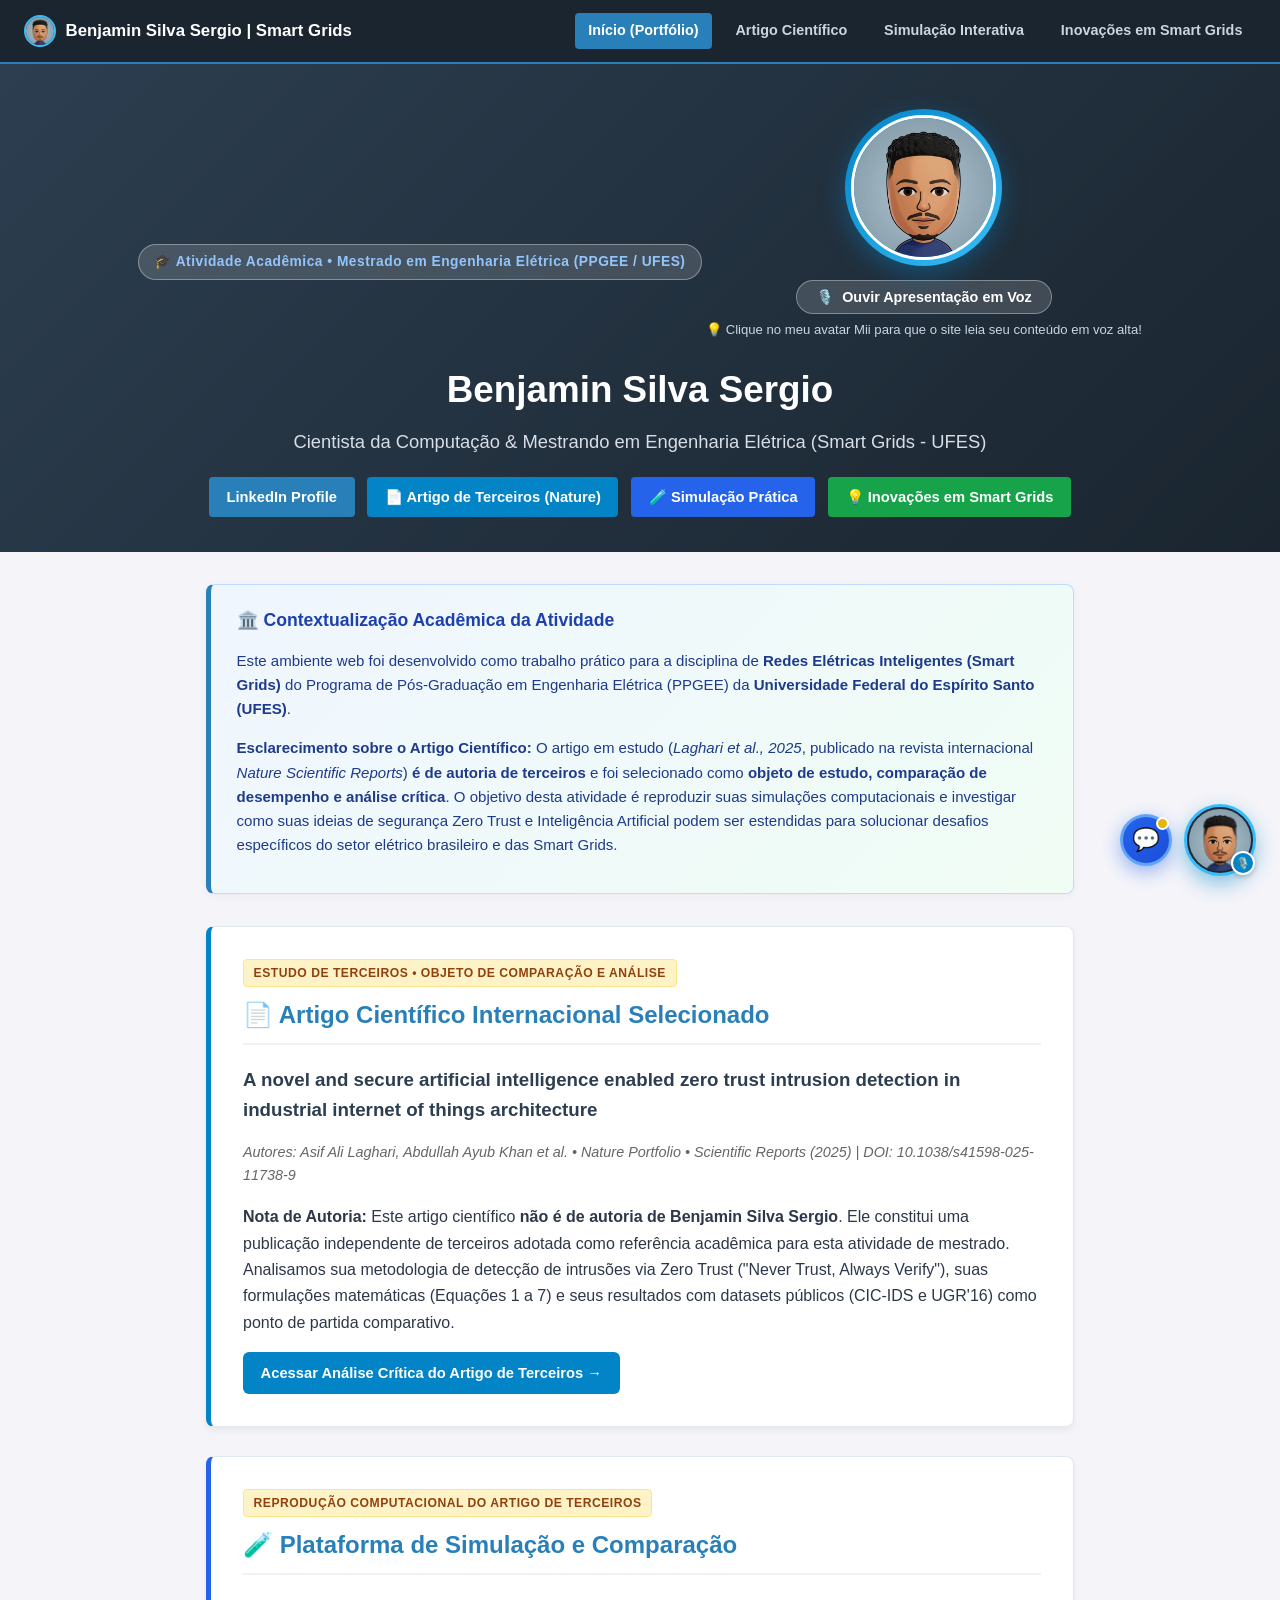
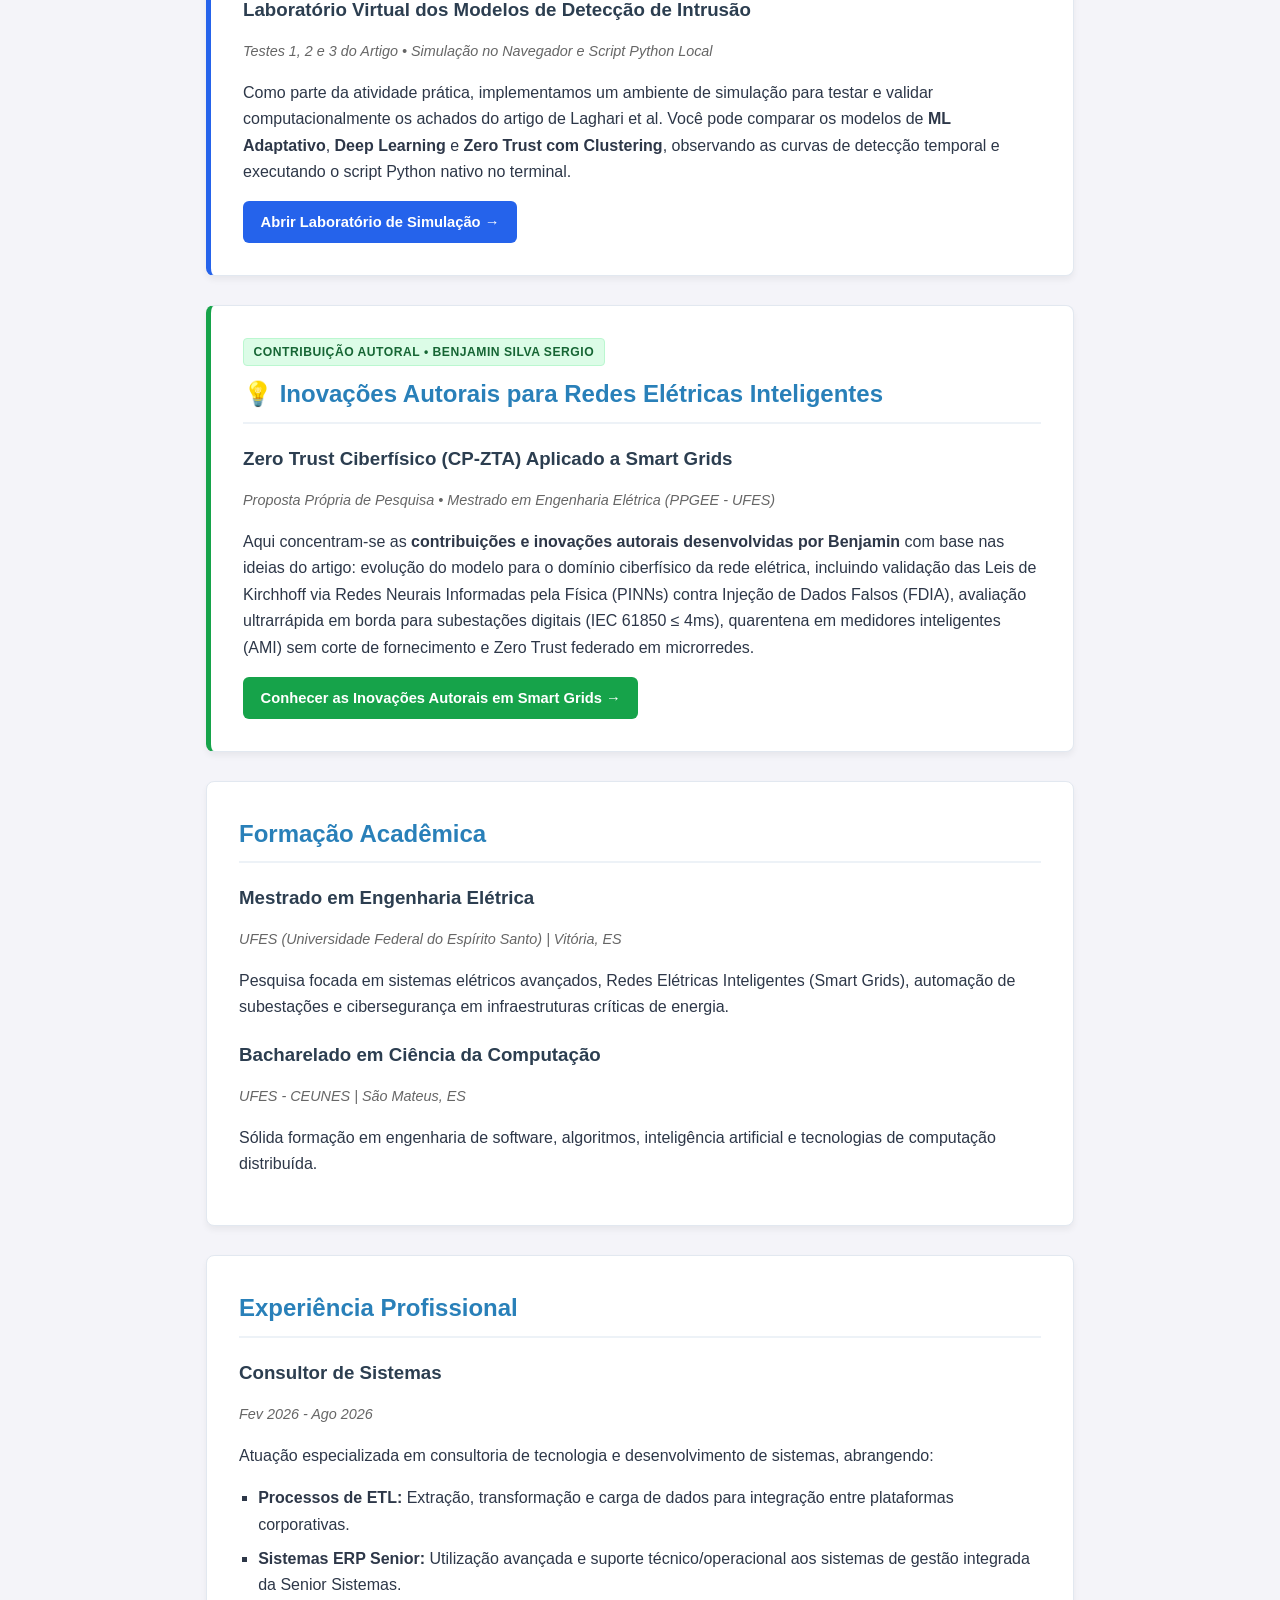
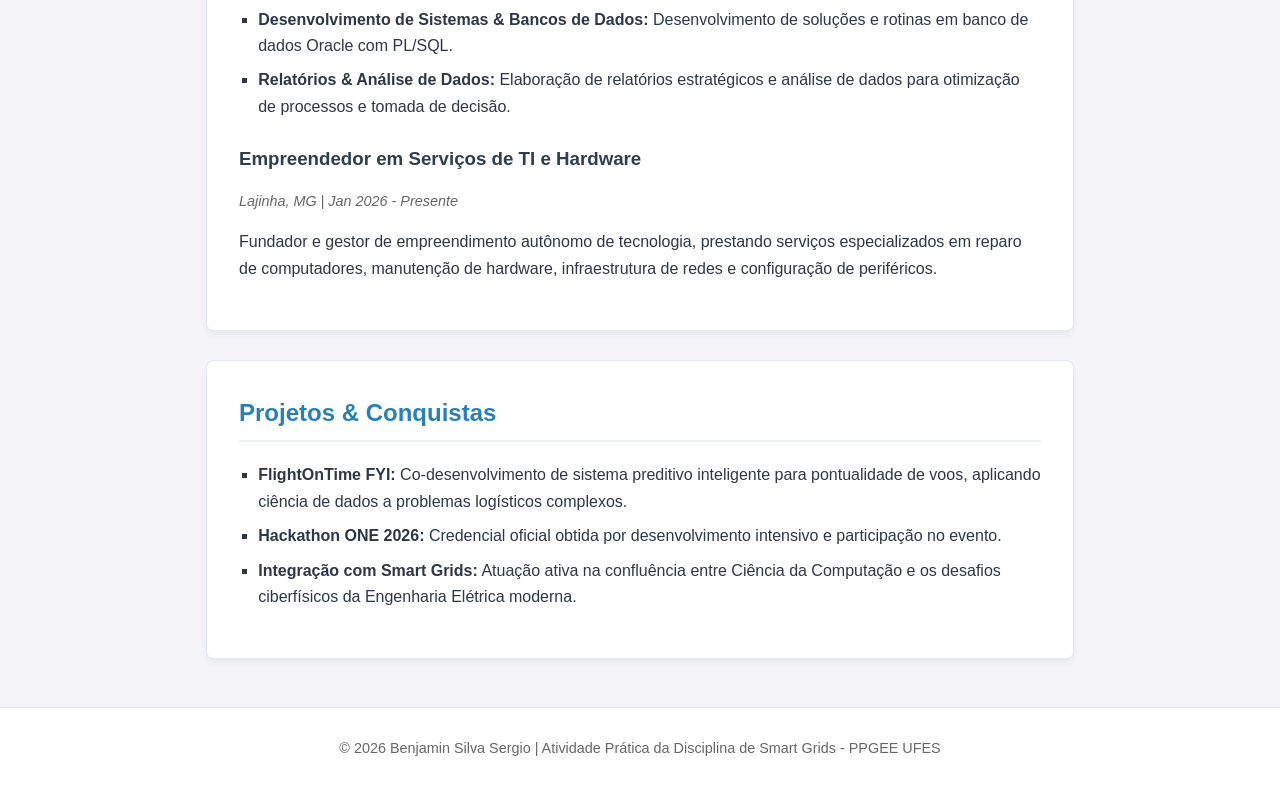
<file: index.html>
<!DOCTYPE html>
<html lang="pt-BR">
<head>
    <meta charset="UTF-8">
    <meta name="viewport" content="width=device-width, initial-scale=1.0">
    <title>Benjamin Silva Sergio | Atividade de Mestrado em Smart Grids</title>
    <link rel="stylesheet" href="avatar-assistant.css">
    <style>
        :root {
            --primary-color: #2c3e50;
            --secondary-color: #2980b9;
            --bg-color: #f4f4f9;
            --text-color: #2d3748;
            --accent-color: #e74c3c;
            --success-color: #27ae60;
            --border-color: #e2e8f0;
        }

        * {
            box-sizing: border-box;
        }

        body { 
            font-family: 'Segoe UI', -apple-system, BlinkMacSystemFont, Tahoma, Geneva, Verdana, sans-serif; 
            background-color: var(--bg-color); 
            color: var(--text-color); 
            margin: 0; 
            padding: 0; 
            line-height: 1.65;
        }

        /* Barra de Navegação Global */
        .navbar {
            background-color: #1a252f;
            padding: 0.8rem 1.5rem;
            display: flex;
            justify-content: space-between;
            align-items: center;
            flex-wrap: wrap;
            gap: 1rem;
            border-bottom: 2px solid var(--secondary-color);
        }

        .navbar-brand {
            color: #fff;
            font-weight: 700;
            font-size: 1.05rem;
            text-decoration: none;
            display: flex;
            align-items: center;
            gap: 0.6rem;
        }

        .nav-avatar-mini {
            width: 32px;
            height: 32px;
            border-radius: 50%;
            object-fit: cover;
            border: 2px solid #38bdf8;
            background-color: #2c3e50;
        }

        .nav-links {
            display: flex;
            gap: 0.6rem;
            flex-wrap: wrap;
        }

        .nav-link {
            color: #cbd5e0;
            text-decoration: none;
            padding: 0.4rem 0.85rem;
            border-radius: 4px;
            font-size: 0.9rem;
            font-weight: 600;
            transition: all 0.2s ease;
        }

        .nav-link:hover, .nav-link.active {
            color: #fff;
            background-color: var(--secondary-color);
        }

        header { 
            background: linear-gradient(135deg, var(--primary-color) 0%, #1a252f 100%); 
            color: #fff; 
            padding: 2.8rem 1rem 2.2rem; 
            text-align: center; 
        }

        .badge-tag-activity {
            display: inline-block;
            background: rgba(255, 255, 255, 0.15);
            color: #93c5fd;
            border: 1px solid rgba(255, 255, 255, 0.35);
            padding: 0.35rem 0.95rem;
            border-radius: 20px;
            font-size: 0.86rem;
            font-weight: 700;
            margin-bottom: 0.8rem;
            letter-spacing: 0.5px;
        }

        /* Avatar Interativo com Estilo Nintendo Wii Mii */
        .avatar-container {
            display: inline-flex;
            flex-direction: column;
            align-items: center;
            margin-bottom: 1.2rem;
            position: relative;
        }

        .avatar-wrapper {
            position: relative;
            cursor: pointer;
            border-radius: 50%;
            padding: 6px;
            background: linear-gradient(135deg, #0284c7, #38bdf8);
            box-shadow: 0 8px 24px rgba(2, 132, 199, 0.4);
            transition: all 0.3s cubic-bezier(0.175, 0.885, 0.32, 1.275);
        }

        .avatar-wrapper:hover {
            transform: scale(1.06);
            box-shadow: 0 12px 30px rgba(56, 189, 248, 0.6);
        }

        .avatar-img {
            width: 145px;
            height: 145px;
            border-radius: 50%;
            object-fit: cover;
            display: block;
            border: 3px solid #fff;
            background-color: #e2e8f0;
        }

        .avatar-wrapper.speaking {
            animation: speakingPulse 1.3s infinite ease-in-out, miiNod 0.7s infinite ease-in-out;
            background: linear-gradient(135deg, #10b981, #38bdf8);
        }

        @keyframes speakingPulse {
            0% { box-shadow: 0 0 0 0 rgba(56, 189, 248, 0.7); }
            70% { box-shadow: 0 0 0 20px rgba(56, 189, 248, 0); }
            100% { box-shadow: 0 0 0 0 rgba(56, 189, 248, 0); }
        }

        @keyframes miiNod {
            0%, 100% { transform: translateY(0) scale(1.05); }
            50% { transform: translateY(-5px) scale(1.07); }
        }

        .speech-status-btn {
            margin-top: 0.9rem;
            background-color: rgba(255, 255, 255, 0.15);
            color: #fff;
            border: 1px solid rgba(255, 255, 255, 0.35);
            padding: 0.45rem 1.2rem;
            border-radius: 25px;
            font-size: 0.9rem;
            font-weight: 600;
            cursor: pointer;
            display: inline-flex;
            align-items: center;
            gap: 0.5rem;
            transition: all 0.2s ease;
        }

        .speech-status-btn:hover {
            background-color: var(--secondary-color);
            border-color: #38bdf8;
            transform: translateY(-2px);
        }

        .speech-waves {
            display: none;
            align-items: center;
            gap: 3px;
            height: 14px;
        }

        .avatar-wrapper.speaking ~ .speech-status-btn .speech-waves,
        .speech-status-btn.active .speech-waves {
            display: inline-flex;
        }

        .wave-bar {
            width: 3px;
            height: 100%;
            background-color: #38bdf8;
            border-radius: 2px;
            animation: waveBounce 0.9s infinite ease-in-out;
        }
        .wave-bar:nth-child(2) { animation-delay: 0.2s; }
        .wave-bar:nth-child(3) { animation-delay: 0.4s; }
        .wave-bar:nth-child(4) { animation-delay: 0.6s; }

        @keyframes waveBounce {
            0%, 100% { height: 4px; }
            50% { height: 14px; }
        }

        .speech-tooltip {
            font-size: 0.82rem;
            color: #cbd5e1;
            margin-top: 0.35rem;
        }

        header h1 {
            margin: 0;
            font-size: 2.3rem;
        }

        header p {
            font-size: 1.15rem;
            opacity: 0.95;
            margin-top: 0.4rem;
            color: #e2e8f0;
        }

        .social-links {
            margin-top: 1.2rem;
            display: flex;
            justify-content: center;
            gap: 0.8rem;
            flex-wrap: wrap;
        }

        .social-links a {
            color: #fff;
            text-decoration: none;
            background-color: var(--secondary-color);
            padding: 0.5rem 1.1rem;
            border-radius: 4px;
            font-weight: bold;
            transition: all 0.3s ease;
            display: inline-flex;
            align-items: center;
            gap: 0.4rem;
            font-size: 0.92rem;
        }

        .social-links a:hover {
            transform: translateY(-2px);
        }

        .btn-article { background-color: #0284c7 !important; }
        .btn-sim { background-color: #2563eb !important; }
        .btn-innov { background-color: #16a34a !important; }

        .container { 
            max-width: 900px; 
            margin: 2rem auto; 
            padding: 0 1rem; 
        }

        /* Banner de Enquadramento Acadêmico e Isenção de Autoria */
        .academic-notice-banner {
            background: linear-gradient(135deg, #eff6ff 0%, #f0fdf4 100%);
            border: 1px solid #bfdbfe;
            border-left: 5px solid var(--secondary-color);
            padding: 1.3rem 1.6rem;
            border-radius: 8px;
            margin-bottom: 2rem;
            color: #1e3a8a;
            font-size: 0.94rem;
            line-height: 1.6;
            box-shadow: 0 2px 8px rgba(0,0,0,0.04);
        }

        .academic-notice-banner h3 {
            margin-top: 0;
            color: #1e40af;
            font-size: 1.1rem;
            display: flex;
            align-items: center;
            gap: 0.5rem;
        }

        .badge-tag-thirdparty {
            display: inline-block;
            background: #fef3c7;
            color: #92400e;
            border: 1px solid #fde68a;
            padding: 0.2rem 0.6rem;
            border-radius: 4px;
            font-size: 0.76rem;
            font-weight: 700;
            text-transform: uppercase;
            letter-spacing: 0.5px;
            margin-bottom: 0.5rem;
        }

        .badge-tag-authorial {
            display: inline-block;
            background: #dcfce7;
            color: #166534;
            border: 1px solid #bbf7d0;
            padding: 0.2rem 0.6rem;
            border-radius: 4px;
            font-size: 0.76rem;
            font-weight: 700;
            text-transform: uppercase;
            letter-spacing: 0.5px;
            margin-bottom: 0.5rem;
        }

        .card { 
            background: #fff; 
            padding: 2rem; 
            margin-bottom: 1.8rem; 
            border-radius: 8px; 
            box-shadow: 0 4px 6px rgba(0,0,0,0.05); 
            border: 1px solid var(--border-color);
            transition: transform 0.2s ease;
        }

        .card:hover {
            transform: translateY(-3px);
        }

        h2 { 
            color: var(--secondary-color); 
            margin-top: 0;
            border-bottom: 2px solid #edf2f7;
            padding-bottom: 0.5rem;
        }

        h3 {
            color: var(--primary-color);
            margin-bottom: 0.2rem;
        }

        .date-location {
            font-size: 0.9rem;
            color: #666;
            margin-bottom: 1rem;
            font-style: italic;
        }

        ul {
            list-style-type: square;
            padding-left: 1.2rem;
        }

        li {
            margin-bottom: 0.5rem;
        }

        .action-link {
            display: inline-flex;
            align-items: center;
            gap: 0.4rem;
            color: #fff;
            text-decoration: none;
            padding: 0.55rem 1.1rem;
            border-radius: 6px;
            font-weight: bold;
            font-size: 0.92rem;
            transition: opacity 0.2s ease;
        }

        .action-link:hover {
            opacity: 0.9;
        }

        .footer { 
            text-align: center; 
            margin-top: 3rem; 
            padding: 1.8rem; 
            font-size: 0.9rem; 
            color: #666; 
            background: #fff;
            border-top: 1px solid var(--border-color);
        }
    </style>
</head>
<body>

    <!-- Navegação Global -->
    <nav class="navbar">
        <a href="index.html" class="navbar-brand">
            <img src="avatar.png" alt="Avatar Benjamin" class="nav-avatar-mini">
            Benjamin Silva Sergio | Smart Grids
        </a>
        <div class="nav-links">
            <a href="index.html" class="nav-link active">Início (Portfólio)</a>
            <a href="article.html" class="nav-link">Artigo Científico</a>
            <a href="simulation.html" class="nav-link">Simulação Interativa</a>
            <a href="innovation.html" class="nav-link">Inovações em Smart Grids</a>
        </div>
    </nav>

    <header>
        <div class="badge-tag-activity">🎓 Atividade Acadêmica • Mestrado em Engenharia Elétrica (PPGEE / UFES)</div>

        <!-- Avatar Interativo com Estilo Nintendo Wii Mii -->
        <div class="avatar-container">
            <div class="avatar-wrapper" id="avatarWrapper" onclick="toggleSpeech()" title="Clique no meu avatar Mii para que o site fale com você!">
                <img src="avatar.png" alt="Avatar Nintendo Wii de Benjamin Silva Sergio" class="avatar-img" id="avatarImg">
            </div>
            <button class="speech-status-btn" id="speechBtn" onclick="toggleSpeech()" title="Clique para ouvir ou pausar a leitura">
                <span id="speechIcon">🎙️</span>
                <span id="speechTextLabel">Ouvir Apresentação em Voz</span>
                <span class="speech-waves" id="speechWaves">
                    <span class="wave-bar"></span>
                    <span class="wave-bar"></span>
                    <span class="wave-bar"></span>
                    <span class="wave-bar"></span>
                </span>
            </button>
            <span class="speech-tooltip">💡 Clique no meu avatar Mii para que o site leia seu conteúdo em voz alta!</span>
        </div>

        <h1>Benjamin Silva Sergio</h1>
        <p>Cientista da Computação & Mestrando em Engenharia Elétrica (Smart Grids - UFES)</p>
        
        <div class="social-links">
            <a href="https://www.linkedin.com/in/benjamin-silva-sergio" target="_blank" rel="noopener noreferrer">LinkedIn Profile</a>
            <a href="article.html" class="btn-article">📄 Artigo de Terceiros (Nature)</a>
            <a href="simulation.html" class="btn-sim">🧪 Simulação Prática</a>
            <a href="innovation.html" class="btn-innov">💡 Inovações em Smart Grids</a>
        </div>
    </header>
    
    <div class="container">

        <!-- BANNER DE ENQUADRAMENTO ACADÊMICO E ESCLARECIMENTO DE AUTORIA -->
        <div class="academic-notice-banner">
            <h3>🏛️ Contextualização Acadêmica da Atividade</h3>
            <p>Este ambiente web foi desenvolvido como trabalho prático para a disciplina de <strong>Redes Elétricas Inteligentes (Smart Grids)</strong> do Programa de Pós-Graduação em Engenharia Elétrica (PPGEE) da <strong>Universidade Federal do Espírito Santo (UFES)</strong>.</p>
            <p><strong>Esclarecimento sobre o Artigo Científico:</strong> O artigo em estudo (<em>Laghari et al., 2025</em>, publicado na revista internacional <em>Nature Scientific Reports</em>) <strong>é de autoria de terceiros</strong> e foi selecionado como <strong>objeto de estudo, comparação de desempenho e análise crítica</strong>. O objetivo desta atividade é reproduzir suas simulações computacionais e investigar como suas ideias de segurança Zero Trust e Inteligência Artificial podem ser estendidas para solucionar desafios específicos do setor elétrico brasileiro e das Smart Grids.</p>
        </div>

        <!-- CARD 1: ARTIGO DA NATURE (DE TERCEIROS) -->
        <div class="card" style="border-left: 5px solid #0284c7;">
            <span class="badge-tag-thirdparty">Estudo de Terceiros • Objeto de Comparação e Análise</span>
            <h2>📄 Artigo Científico Internacional Selecionado</h2>
            <h3>A novel and secure artificial intelligence enabled zero trust intrusion detection in industrial internet of things architecture</h3>
            <p class="date-location">Autores: Asif Ali Laghari, Abdullah Ayub Khan et al. • Nature Portfolio • Scientific Reports (2025) | DOI: 10.1038/s41598-025-11738-9</p>
            <p><strong>Nota de Autoria:</strong> Este artigo científico <strong>não é de autoria de Benjamin Silva Sergio</strong>. Ele constitui uma publicação independente de terceiros adotada como referência acadêmica para esta atividade de mestrado. Analisamos sua metodologia de detecção de intrusões via Zero Trust ("Never Trust, Always Verify"), suas formulações matemáticas (Equações 1 a 7) e seus resultados com datasets públicos (CIC-IDS e UGR'16) como ponto de partida comparativo.</p>
            <div style="margin-top: 1rem;">
                <a href="article.html" class="action-link" style="background-color: #0284c7;">Acessar Análise Crítica do Artigo de Terceiros →</a>
            </div>
        </div>

        <!-- CARD 2: SIMULAÇÃO INTERATIVA -->
        <div class="card" style="border-left: 5px solid #2563eb;">
            <span class="badge-tag-thirdparty">Reprodução Computacional do Artigo de Terceiros</span>
            <h2>🧪 Plataforma de Simulação e Comparação</h2>
            <h3>Laboratório Virtual dos Modelos de Detecção de Intrusão</h3>
            <p class="date-location">Testes 1, 2 e 3 do Artigo • Simulação no Navegador e Script Python Local</p>
            <p>Como parte da atividade prática, implementamos um ambiente de simulação para testar e validar computacionalmente os achados do artigo de Laghari et al. Você pode comparar os modelos de <strong>ML Adaptativo</strong>, <strong>Deep Learning</strong> e <strong>Zero Trust com Clustering</strong>, observando as curvas de detecção temporal e executando o script Python nativo no terminal.</p>
            <div style="margin-top: 1rem;">
                <a href="simulation.html" class="action-link" style="background-color: #2563eb;">Abrir Laboratório de Simulação →</a>
            </div>
        </div>

        <!-- CARD 3: INOVAÇÕES AUTORAIS -->
        <div class="card" style="border-left: 5px solid #16a34a;">
            <span class="badge-tag-authorial">Contribuição Autoral • Benjamin Silva Sergio</span>
            <h2>💡 Inovações Autorais para Redes Elétricas Inteligentes</h2>
            <h3>Zero Trust Ciberfísico (CP-ZTA) Aplicado a Smart Grids</h3>
            <p class="date-location">Proposta Própria de Pesquisa • Mestrado em Engenharia Elétrica (PPGEE - UFES)</p>
            <p>Aqui concentram-se as <strong>contribuições e inovações autorais desenvolvidas por Benjamin</strong> com base nas ideias do artigo: evolução do modelo para o domínio ciberfísico da rede elétrica, incluindo validação das Leis de Kirchhoff via Redes Neurais Informadas pela Física (PINNs) contra Injeção de Dados Falsos (FDIA), avaliação ultrarrápida em borda para subestações digitais (IEC 61850 &le; 4ms), quarentena em medidores inteligentes (AMI) sem corte de fornecimento e Zero Trust federado em microrredes.</p>
            <div style="margin-top: 1rem;">
                <a href="innovation.html" class="action-link" style="background-color: #16a34a;">Conhecer as Inovações Autorais em Smart Grids →</a>
            </div>
        </div>

        <!-- PERFIL ACADÊMICO -->
        <div class="card">
            <h2>Formação Acadêmica</h2>
            <h3>Mestrado em Engenharia Elétrica</h3>
            <p class="date-location">UFES (Universidade Federal do Espírito Santo) | Vitória, ES</p>
            <p>Pesquisa focada em sistemas elétricos avançados, Redes Elétricas Inteligentes (Smart Grids), automação de subestações e cibersegurança em infraestruturas críticas de energia.</p>
            
            <h3>Bacharelado em Ciência da Computação</h3>
            <p class="date-location">UFES - CEUNES | São Mateus, ES</p>
            <p>Sólida formação em engenharia de software, algoritmos, inteligência artificial e tecnologias de computação distribuída.</p>
        </div>
        
        <!-- EXPERIÊNCIA PROFISSIONAL -->
        <div class="card">
            <h2>Experiência Profissional</h2>

            <h3>Consultor de Sistemas</h3>
            <p class="date-location">Fev 2026 - Ago 2026</p>
            <p>Atuação especializada em consultoria de tecnologia e desenvolvimento de sistemas, abrangendo:</p>
            <ul>
                <li><strong>Processos de ETL:</strong> Extração, transformação e carga de dados para integração entre plataformas corporativas.</li>
                <li><strong>Sistemas ERP Senior:</strong> Utilização avançada e suporte técnico/operacional aos sistemas de gestão integrada da Senior Sistemas.</li>
                <li><strong>Desenvolvimento de Sistemas & Bancos de Dados:</strong> Desenvolvimento de soluções e rotinas em banco de dados Oracle com PL/SQL.</li>
                <li><strong>Relatórios & Análise de Dados:</strong> Elaboração de relatórios estratégicos e análise de dados para otimização de processos e tomada de decisão.</li>
            </ul>

            <h3 style="margin-top: 1.5rem;">Empreendedor em Serviços de TI e Hardware</h3>
            <p class="date-location">Lajinha, MG | Jan 2026 - Presente</p>
            <p>Fundador e gestor de empreendimento autônomo de tecnologia, prestando serviços especializados em reparo de computadores, manutenção de hardware, infraestrutura de redes e configuração de periféricos.</p>
        </div>
        
        <!-- PROJETOS E CONQUISTAS -->
        <div class="card">
            <h2>Projetos & Conquistas</h2>
            <ul>
                <li><strong>FlightOnTime FYI:</strong> Co-desenvolvimento de sistema preditivo inteligente para pontualidade de voos, aplicando ciência de dados a problemas logísticos complexos.</li>
                <li><strong>Hackathon ONE 2026:</strong> Credencial oficial obtida por desenvolvimento intensivo e participação no evento.</li>
                <li><strong>Integração com Smart Grids:</strong> Atuação ativa na confluência entre Ciência da Computação e os desafios ciberfísicos da Engenharia Elétrica moderna.</li>
            </ul>
        </div>
    </div>
    
    <div class="footer">
        &copy; 2026 Benjamin Silva Sergio | Atividade Prática da Disciplina de Smart Grids - PPGEE UFES
    </div>

    <script>
        function toggleSpeech() {
            if (window.toggleMiiAssistant) {
                window.toggleMiiAssistant();
            }
        }
    </script>
    <script src="avatar-assistant.js"></script>
</body>
</html>
</file>
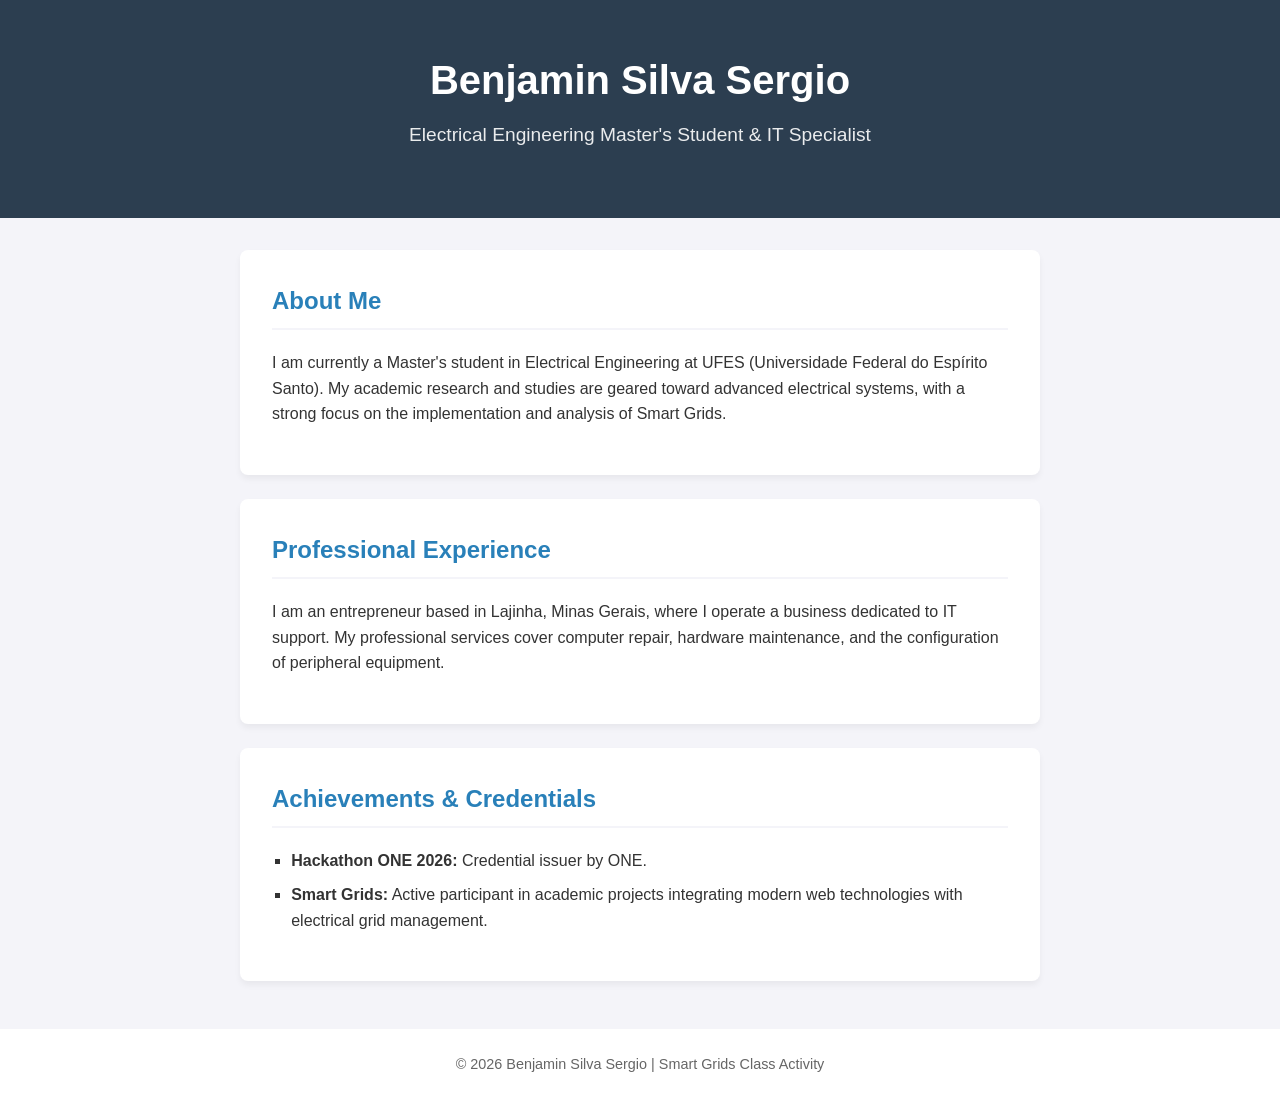
<file: About me.html>
<!DOCTYPE html>
<html lang="en">
<head>
    <meta charset="UTF-8">
    <meta name="viewport" content="width=device-width, initial-scale=1.0">
    <title>Benjamin Silva Sergio | Portfolio</title>
    <style>
        :root {
            --primary-color: #2c3e50;
            --secondary-color: #2980b9;
            --bg-color: #f4f4f9;
            --text-color: #333;
        }
        body { 
            font-family: 'Segoe UI', Tahoma, Geneva, Verdana, sans-serif; 
            background-color: var(--bg-color); 
            color: var(--text-color); 
            margin: 0; 
            padding: 0; 
            line-height: 1.6;
        }
        header { 
            background-color: var(--primary-color); 
            color: #fff; 
            padding: 3rem 1rem; 
            text-align: center; 
        }
        header h1 {
            margin: 0;
            font-size: 2.5rem;
        }
        header p {
            font-size: 1.2rem;
            opacity: 0.9;
            margin-top: 0.5rem;
        }
        .container { 
            max-width: 800px; 
            margin: 2rem auto; 
            padding: 0 1rem; 
        }
        .card { 
            background: #fff; 
            padding: 2rem; 
            margin-bottom: 1.5rem; 
            border-radius: 8px; 
            box-shadow: 0 4px 6px rgba(0,0,0,0.05); 
            transition: transform 0.2s ease;
        }
        .card:hover {
            transform: translateY(-5px);
        }
        h2 { 
            color: var(--secondary-color); 
            margin-top: 0;
            border-bottom: 2px solid var(--bg-color);
            padding-bottom: 0.5rem;
        }
        ul {
            list-style-type: square;
            padding-left: 1.2rem;
        }
        li {
            margin-bottom: 0.5rem;
        }
        .footer { 
            text-align: center; 
            margin-top: 3rem; 
            padding: 1.5rem; 
            font-size: 0.9rem; 
            color: #666; 
            background: #fff;
        }
    </style>
</head>
<body>
    <header>
        <h1>Benjamin Silva Sergio</h1>
        <p>Electrical Engineering Master's Student & IT Specialist</p>
    </header>
    
    <div class="container">
        <div class="card">
            <h2>About Me</h2>
            <p>I am currently a Master's student in Electrical Engineering at UFES (Universidade Federal do Espírito Santo). My academic research and studies are geared toward advanced electrical systems, with a strong focus on the implementation and analysis of Smart Grids.</p>
        </div>
        
        <div class="card">
            <h2>Professional Experience</h2>
            <p>I am an entrepreneur based in Lajinha, Minas Gerais, where I operate a business dedicated to IT support. My professional services cover computer repair, hardware maintenance, and the configuration of peripheral equipment.</p>
        </div>
        
        <div class="card">
            <h2>Achievements & Credentials</h2>
            <ul>
                <li><strong>Hackathon ONE 2026:</strong> Credential issuer by ONE.</li>
                <li><strong>Smart Grids:</strong> Active participant in academic projects integrating modern web technologies with electrical grid management.</li>
            </ul>
        </div>
    </div>
    
    <div class="footer">
        &copy; 2026 Benjamin Silva Sergio | Smart Grids Class Activity
    </div>
</body>
</html>
</file>
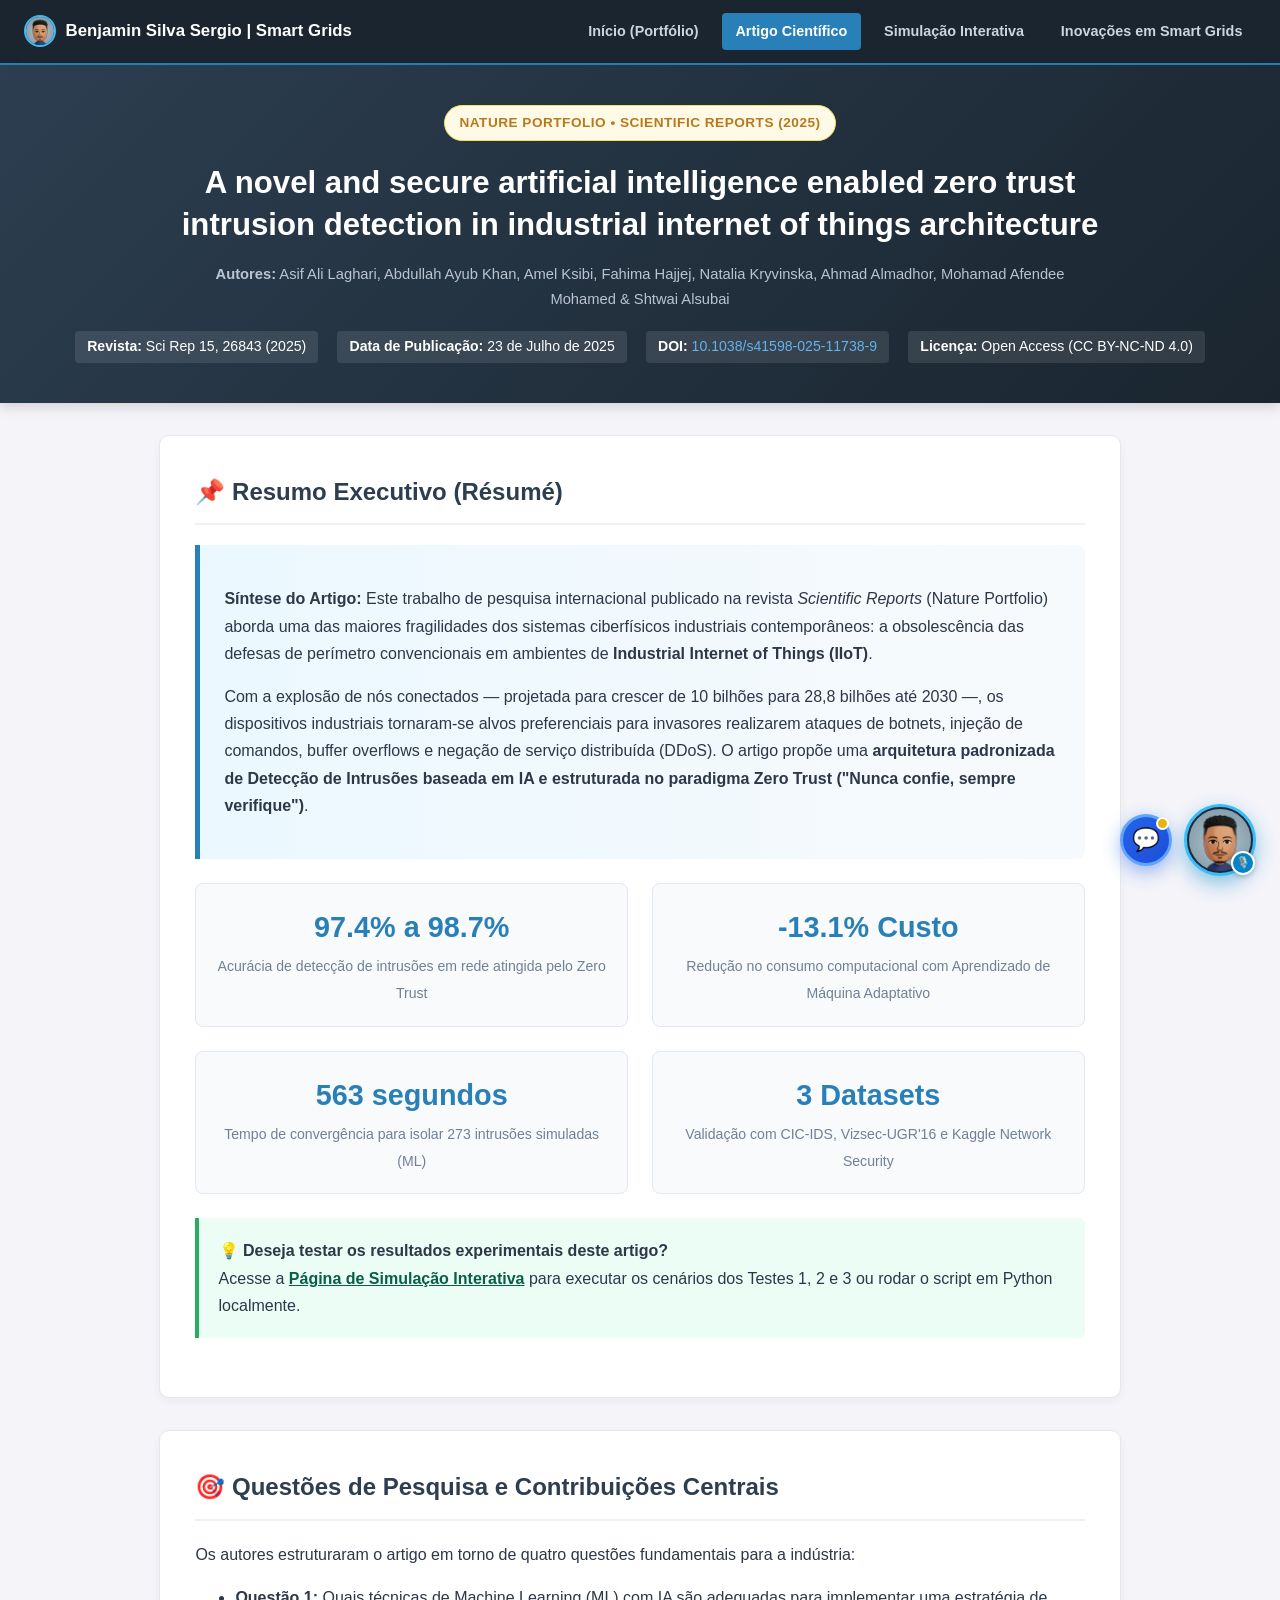
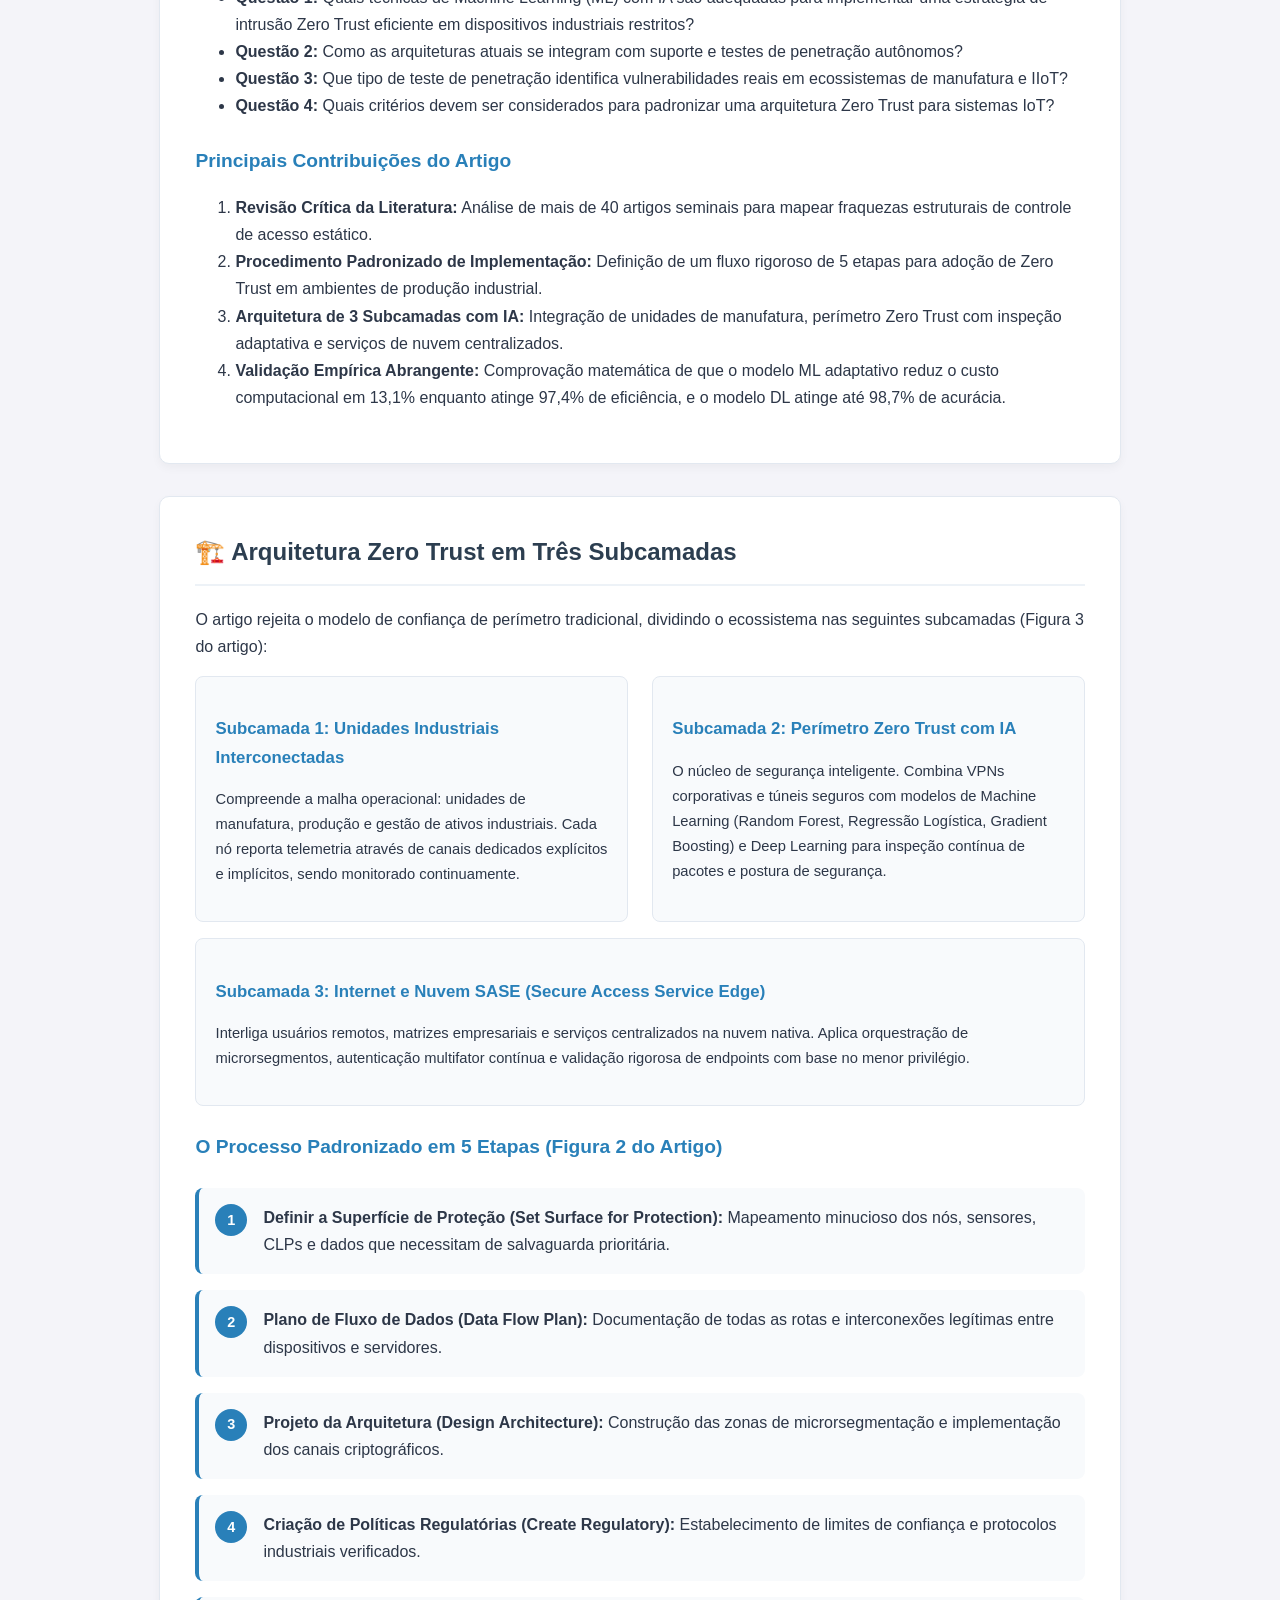
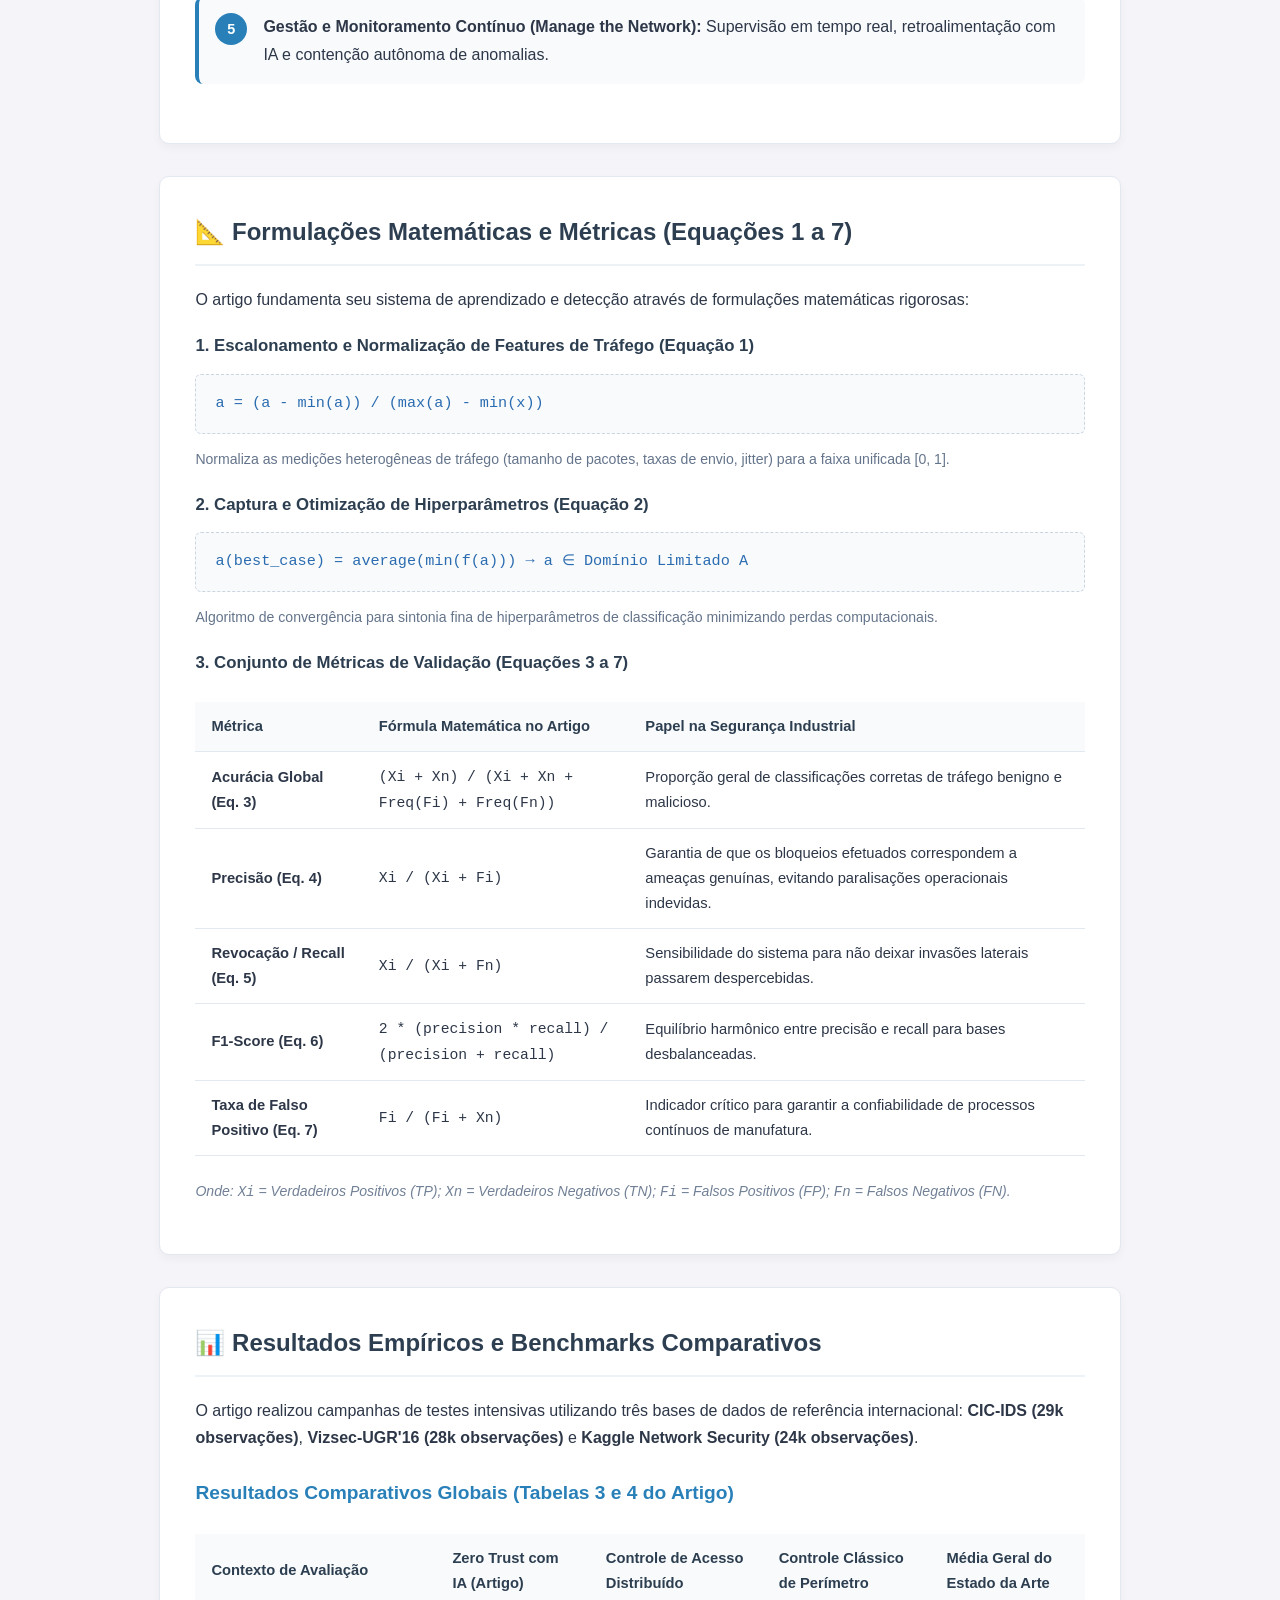
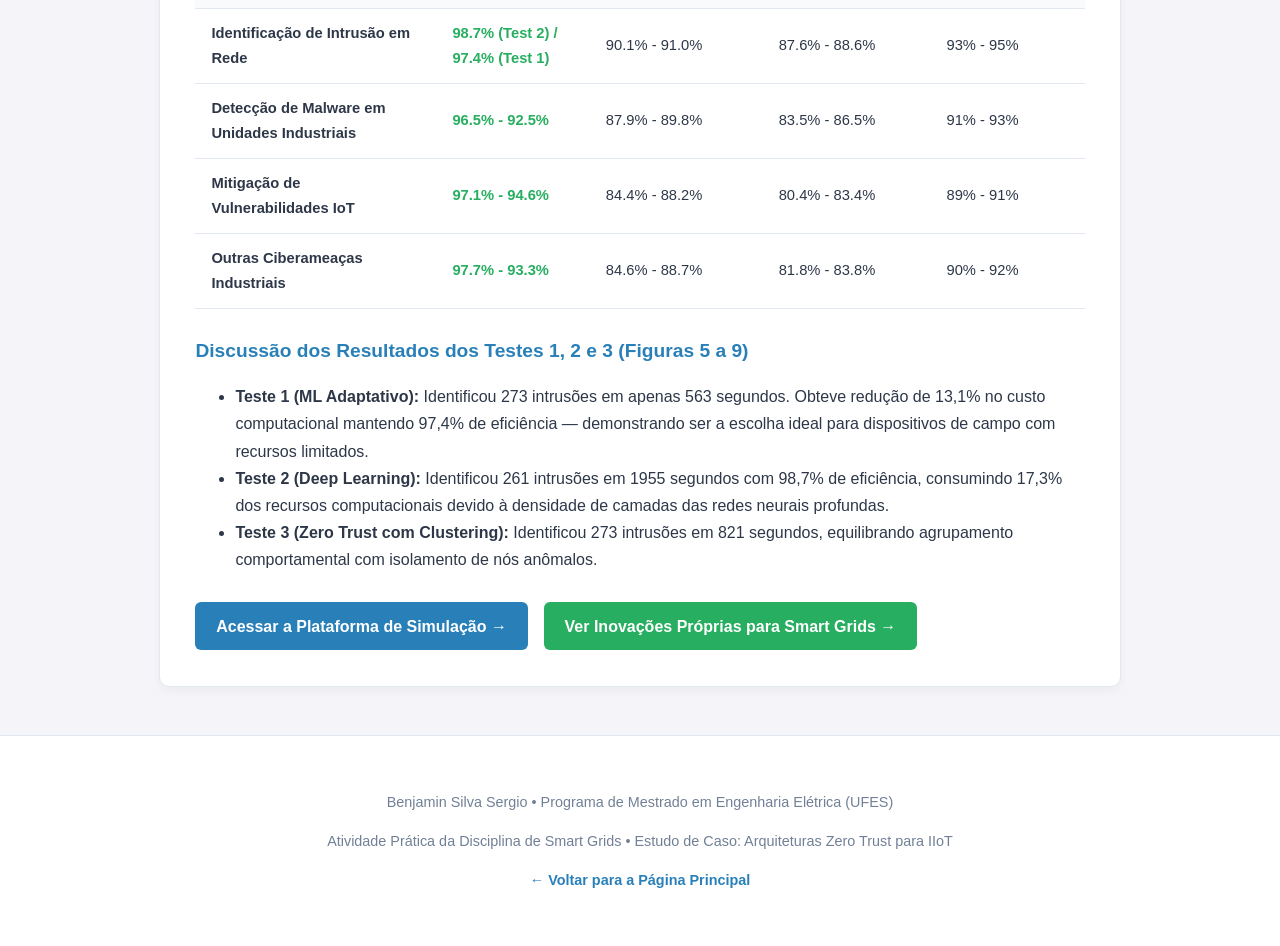
<file: article.html>
<!DOCTYPE html>
<html lang="pt-BR">
<head>
    <meta charset="UTF-8">
    <meta name="viewport" content="width=device-width, initial-scale=1.0">
    <title>Artigo Científico: Zero Trust no IIoT | Nature Scientific Reports</title>
    <link rel="stylesheet" href="avatar-assistant.css">
    <style>
        :root {
            --primary-color: #2c3e50;
            --secondary-color: #2980b9;
            --bg-color: #f4f4f9;
            --text-color: #2d3748;
            --card-bg: #ffffff;
            --accent-color: #e74c3c;
            --success-color: #27ae60;
            --warning-color: #f39c12;
            --border-color: #e2e8f0;
            --code-bg: #1e293b;
        }

        * {
            box-sizing: border-box;
        }

        body {
            font-family: 'Segoe UI', -apple-system, BlinkMacSystemFont, Tahoma, Geneva, Verdana, sans-serif;
            background-color: var(--bg-color);
            color: var(--text-color);
            margin: 0;
            padding: 0;
            line-height: 1.7;
        }

        /* Barra de Navegação Global */
        .navbar {
            background-color: #1a252f;
            padding: 0.8rem 1.5rem;
            display: flex;
            justify-content: space-between;
            align-items: center;
            flex-wrap: wrap;
            gap: 1rem;
            border-bottom: 2px solid var(--secondary-color);
        }

        .navbar-brand {
            color: #fff;
            font-weight: 700;
            font-size: 1.05rem;
            text-decoration: none;
            display: flex;
            align-items: center;
            gap: 0.6rem;
        }

        .nav-avatar-mini {
            width: 32px;
            height: 32px;
            border-radius: 50%;
            object-fit: cover;
            border: 2px solid #38bdf8;
            background-color: #2c3e50;
        }

        .nav-links {
            display: flex;
            gap: 0.6rem;
            flex-wrap: wrap;
        }

        .nav-link {
            color: #cbd5e0;
            text-decoration: none;
            padding: 0.4rem 0.85rem;
            border-radius: 4px;
            font-size: 0.9rem;
            font-weight: 600;
            transition: all 0.2s ease;
        }

        .nav-link:hover, .nav-link.active {
            color: #fff;
            background-color: var(--secondary-color);
        }

        header {
            background: linear-gradient(135deg, var(--primary-color) 0%, #1a252f 100%);
            color: #fff;
            padding: 2.5rem 1rem;
            text-align: center;
            box-shadow: 0 4px 12px rgba(0,0,0,0.15);
        }

        .journal-badge {
            display: inline-block;
            background-color: #fffae6;
            color: #b7791f;
            border: 1px solid #f6e05e;
            padding: 0.35rem 0.9rem;
            border-radius: 20px;
            font-size: 0.85rem;
            font-weight: 700;
            letter-spacing: 0.5px;
            text-transform: uppercase;
            margin-bottom: 0.8rem;
        }

        header h1 {
            max-width: 950px;
            margin: 0.5rem auto 1rem;
            font-size: 1.95rem;
            line-height: 1.35;
            font-weight: 700;
        }

        .authors-list {
            max-width: 850px;
            margin: 0 auto;
            font-size: 0.92rem;
            opacity: 0.9;
            color: #cbd5e0;
        }

        .metadata-bar {
            margin-top: 1.2rem;
            display: flex;
            justify-content: center;
            gap: 1.2rem;
            flex-wrap: wrap;
            font-size: 0.88rem;
        }

        .metadata-item {
            background: rgba(255,255,255,0.1);
            padding: 0.25rem 0.75rem;
            border-radius: 4px;
        }

        .metadata-item a {
            color: #63b3ed;
            text-decoration: none;
        }
        .metadata-item a:hover {
            text-decoration: underline;
        }

        .container {
            max-width: 1000px;
            margin: 2rem auto;
            padding: 0 1.2rem;
        }

        .card {
            background: var(--card-bg);
            padding: 2.2rem;
            margin-bottom: 2rem;
            border-radius: 10px;
            box-shadow: 0 4px 10px rgba(0,0,0,0.04);
            border: 1px solid var(--border-color);
        }

        h2 {
            color: var(--primary-color);
            margin-top: 0;
            border-bottom: 2px solid #edf2f7;
            padding-bottom: 0.7rem;
            font-size: 1.5rem;
            display: flex;
            align-items: center;
            gap: 0.6rem;
        }

        h3 {
            color: var(--secondary-color);
            margin-top: 1.6rem;
            margin-bottom: 0.5rem;
            font-size: 1.2rem;
        }

        h4 {
            color: var(--primary-color);
            margin-top: 1.2rem;
            margin-bottom: 0.3rem;
            font-size: 1.05rem;
        }

        .resume-highlight {
            background: linear-gradient(to right, #ebf8ff, #f7fafc);
            border-left: 5px solid var(--secondary-color);
            padding: 1.5rem;
            border-radius: 0 8px 8px 0;
            margin-bottom: 1.5rem;
        }

        .grid-2 {
            display: grid;
            grid-template-columns: 1fr 1fr;
            gap: 1.5rem;
            margin-top: 1rem;
        }

        @media (max-width: 768px) {
            .grid-2 {
                grid-template-columns: 1fr;
            }
            header h1 {
                font-size: 1.5rem;
            }
        }

        .stat-box {
            background: #f8fafc;
            border: 1px solid var(--border-color);
            padding: 1.2rem;
            border-radius: 8px;
            text-align: center;
        }

        .stat-val {
            font-size: 1.8rem;
            font-weight: 800;
            color: var(--secondary-color);
            display: block;
        }

        .stat-desc {
            font-size: 0.88rem;
            color: #718096;
            margin-top: 0.2rem;
        }

        /* Step Process */
        .step-list {
            list-style: none;
            padding: 0;
            margin: 1.5rem 0;
        }

        .step-item {
            display: flex;
            align-items: flex-start;
            gap: 1rem;
            margin-bottom: 1rem;
            background: #f8fafc;
            padding: 1rem;
            border-radius: 8px;
            border-left: 4px solid var(--secondary-color);
        }

        .step-num {
            background: var(--secondary-color);
            color: white;
            font-weight: bold;
            width: 32px;
            height: 32px;
            border-radius: 50%;
            display: flex;
            align-items: center;
            justify-content: center;
            flex-shrink: 0;
            font-size: 0.9rem;
        }

        /* Tables */
        .table-wrapper {
            overflow-x: auto;
            margin: 1.5rem 0;
        }

        table {
            width: 100%;
            border-collapse: collapse;
            font-size: 0.92rem;
        }

        th, td {
            padding: 0.75rem 1rem;
            text-align: left;
            border-bottom: 1px solid var(--border-color);
        }

        th {
            background-color: #f8fafc;
            color: var(--primary-color);
            font-weight: 700;
        }

        tr:hover {
            background-color: #f1f5f9;
        }

        .highlight-zt {
            font-weight: bold;
            color: var(--success-color);
        }

        /* Formulas & Math */
        .formula-box {
            background: #f8fafc;
            border: 1px dashed #cbd5e0;
            padding: 1rem 1.2rem;
            border-radius: 6px;
            font-family: 'Courier New', Courier, monospace;
            font-size: 0.95rem;
            color: #2b6cb0;
            margin: 0.8rem 0;
            overflow-x: auto;
        }

        .callout-box {
            background: #ecfdf5;
            border-left: 4px solid var(--success-color);
            padding: 1.2rem;
            border-radius: 0 6px 6px 0;
            margin: 1.5rem 0;
        }

        .callout-box a {
            color: #065f46;
            font-weight: bold;
            text-decoration: underline;
        }

        /* Footer */
        footer {
            text-align: center;
            padding: 2.5rem 1rem;
            background: #fff;
            border-top: 1px solid var(--border-color);
            margin-top: 3rem;
            font-size: 0.9rem;
            color: #718096;
        }

        .btn-action {
            display: inline-flex;
            align-items: center;
            gap: 0.5rem;
            background-color: var(--secondary-color);
            color: #fff;
            text-decoration: none;
            padding: 0.65rem 1.3rem;
            border-radius: 6px;
            font-weight: bold;
            transition: all 0.2s ease;
        }

        .btn-action:hover {
            background-color: #1d6fa5;
            transform: translateY(-2px);
        }
    </style>
</head>
<body>

    <!-- Navegação Global -->
    <nav class="navbar">
        <a href="index.html" class="navbar-brand">
            <img src="avatar.png" alt="Avatar Benjamin" class="nav-avatar-mini">
            Benjamin Silva Sergio | Smart Grids
        </a>
        <div class="nav-links">
            <a href="index.html" class="nav-link">Início (Portfólio)</a>
            <a href="article.html" class="nav-link active">Artigo Científico</a>
            <a href="simulation.html" class="nav-link">Simulação Interativa</a>
            <a href="innovation.html" class="nav-link">Inovações em Smart Grids</a>
        </div>
    </nav>

    <header>
        <div class="journal-badge">Nature Portfolio • Scientific Reports (2025)</div>
        
        <h1>A novel and secure artificial intelligence enabled zero trust intrusion detection in industrial internet of things architecture</h1>
        
        <p class="authors-list">
            <strong>Autores:</strong> Asif Ali Laghari, Abdullah Ayub Khan, Amel Ksibi, Fahima Hajjej, Natalia Kryvinska, Ahmad Almadhor, Mohamad Afendee Mohamed & Shtwai Alsubai
        </p>

        <div class="metadata-bar">
            <div class="metadata-item"><strong>Revista:</strong> Sci Rep 15, 26843 (2025)</div>
            <div class="metadata-item"><strong>Data de Publicação:</strong> 23 de Julho de 2025</div>
            <div class="metadata-item"><strong>DOI:</strong> <a href="https://doi.org/10.1038/s41598-025-11738-9" target="_blank" rel="noopener noreferrer">10.1038/s41598-025-11738-9</a></div>
            <div class="metadata-item"><strong>Licença:</strong> Open Access (CC BY-NC-ND 4.0)</div>
        </div>
    </header>

    <div class="container">

        <!-- ========================================================= -->
        <!-- SEÇÃO: RESUMO EXECUTIVO (RÉSUMÉ)                          -->
        <!-- ========================================================= -->
        <div class="card">
            <h2>📌 Resumo Executivo (Résumé)</h2>
            <div class="resume-highlight">
                <p><strong>Síntese do Artigo:</strong> Este trabalho de pesquisa internacional publicado na revista <em>Scientific Reports</em> (Nature Portfolio) aborda uma das maiores fragilidades dos sistemas ciberfísicos industriais contemporâneos: a obsolescência das defesas de perímetro convencionais em ambientes de <strong>Industrial Internet of Things (IIoT)</strong>.</p>
                <p>Com a explosão de nós conectados — projetada para crescer de 10 bilhões para 28,8 bilhões até 2030 —, os dispositivos industriais tornaram-se alvos preferenciais para invasores realizarem ataques de botnets, injeção de comandos, buffer overflows e negação de serviço distribuída (DDoS). O artigo propõe uma <strong>arquitetura padronizada de Detecção de Intrusões baseada em IA e estruturada no paradigma Zero Trust ("Nunca confie, sempre verifique")</strong>.</p>
            </div>

            <div class="grid-2">
                <div class="stat-box">
                    <span class="stat-val">97.4% a 98.7%</span>
                    <span class="stat-desc">Acurácia de detecção de intrusões em rede atingida pelo Zero Trust</span>
                </div>
                <div class="stat-box">
                    <span class="stat-val">-13.1% Custo</span>
                    <span class="stat-desc">Redução no consumo computacional com Aprendizado de Máquina Adaptativo</span>
                </div>
                <div class="stat-box">
                    <span class="stat-val">563 segundos</span>
                    <span class="stat-desc">Tempo de convergência para isolar 273 intrusões simuladas (ML)</span>
                </div>
                <div class="stat-box">
                    <span class="stat-val">3 Datasets</span>
                    <span class="stat-desc">Validação com CIC-IDS, Vizsec-UGR'16 e Kaggle Network Security</span>
                </div>
            </div>

            <div class="callout-box">
                💡 <strong>Deseja testar os resultados experimentais deste artigo?</strong><br>
                Acesse a <a href="simulation.html">Página de Simulação Interativa</a> para executar os cenários dos Testes 1, 2 e 3 ou rodar o script em Python localmente.
            </div>
        </div>

        <!-- ========================================================= -->
        <!-- SEÇÃO: QUESTÕES DE PESQUISA E CONTRIBUIÇÕES               -->
        <!-- ========================================================= -->
        <div class="card">
            <h2>🎯 Questões de Pesquisa e Contribuições Centrais</h2>
            <p>Os autores estruturaram o artigo em torno de quatro questões fundamentais para a indústria:</p>
            <ul>
                <li><strong>Questão 1:</strong> Quais técnicas de Machine Learning (ML) com IA são adequadas para implementar uma estratégia de intrusão Zero Trust eficiente em dispositivos industriais restritos?</li>
                <li><strong>Questão 2:</strong> Como as arquiteturas atuais se integram com suporte e testes de penetração autônomos?</li>
                <li><strong>Questão 3:</strong> Que tipo de teste de penetração identifica vulnerabilidades reais em ecossistemas de manufatura e IIoT?</li>
                <li><strong>Questão 4:</strong> Quais critérios devem ser considerados para padronizar uma arquitetura Zero Trust para sistemas IoT?</li>
            </ul>

            <h3>Principais Contribuições do Artigo</h3>
            <ol>
                <li><strong>Revisão Crítica da Literatura:</strong> Análise de mais de 40 artigos seminais para mapear fraquezas estruturais de controle de acesso estático.</li>
                <li><strong>Procedimento Padronizado de Implementação:</strong> Definição de um fluxo rigoroso de 5 etapas para adoção de Zero Trust em ambientes de produção industrial.</li>
                <li><strong>Arquitetura de 3 Subcamadas com IA:</strong> Integração de unidades de manufatura, perímetro Zero Trust com inspeção adaptativa e serviços de nuvem centralizados.</li>
                <li><strong>Validação Empírica Abrangente:</strong> Comprovação matemática de que o modelo ML adaptativo reduz o custo computacional em 13,1% enquanto atinge 97,4% de eficiência, e o modelo DL atinge até 98,7% de acurácia.</li>
            </ol>
        </div>

        <!-- ========================================================= -->
        <!-- SEÇÃO: ARQUITETURA E METODOLOGIA DO ARTIGO                -->
        <!-- ========================================================= -->
        <div class="card">
            <h2>🏗️ Arquitetura Zero Trust em Três Subcamadas</h2>
            <p>O artigo rejeita o modelo de confiança de perímetro tradicional, dividindo o ecossistema nas seguintes subcamadas (Figura 3 do artigo):</p>

            <div class="grid-2">
                <div style="background: #f8fafc; padding: 1.2rem; border-radius: 8px; border: 1px solid var(--border-color);">
                    <h4 style="color: var(--secondary-color);">Subcamada 1: Unidades Industriais Interconectadas</h4>
                    <p style="font-size: 0.92rem;">Compreende a malha operacional: unidades de manufatura, produção e gestão de ativos industriais. Cada nó reporta telemetria através de canais dedicados explícitos e implícitos, sendo monitorado continuamente.</p>
                </div>
                <div style="background: #f8fafc; padding: 1.2rem; border-radius: 8px; border: 1px solid var(--border-color);">
                    <h4 style="color: var(--secondary-color);">Subcamada 2: Perímetro Zero Trust com IA</h4>
                    <p style="font-size: 0.92rem;">O núcleo de segurança inteligente. Combina VPNs corporativas e túneis seguros com modelos de Machine Learning (Random Forest, Regressão Logística, Gradient Boosting) e Deep Learning para inspeção contínua de pacotes e postura de segurança.</p>
                </div>
            </div>

            <div style="background: #f8fafc; padding: 1.2rem; border-radius: 8px; border: 1px solid var(--border-color); margin-top: 1rem;">
                <h4 style="color: var(--secondary-color);">Subcamada 3: Internet e Nuvem SASE (Secure Access Service Edge)</h4>
                <p style="font-size: 0.92rem;">Interliga usuários remotos, matrizes empresariais e serviços centralizados na nuvem nativa. Aplica orquestração de microrsegmentos, autenticação multifator contínua e validação rigorosa de endpoints com base no menor privilégio.</p>
            </div>

            <h3>O Processo Padronizado em 5 Etapas (Figura 2 do Artigo)</h3>
            <ul class="step-list">
                <li class="step-item">
                    <div class="step-num">1</div>
                    <div>
                        <strong>Definir a Superfície de Proteção (Set Surface for Protection):</strong> Mapeamento minucioso dos nós, sensores, CLPs e dados que necessitam de salvaguarda prioritária.
                    </div>
                </li>
                <li class="step-item">
                    <div class="step-num">2</div>
                    <div>
                        <strong>Plano de Fluxo de Dados (Data Flow Plan):</strong> Documentação de todas as rotas e interconexões legítimas entre dispositivos e servidores.
                    </div>
                </li>
                <li class="step-item">
                    <div class="step-num">3</div>
                    <div>
                        <strong>Projeto da Arquitetura (Design Architecture):</strong> Construção das zonas de microrsegmentação e implementação dos canais criptográficos.
                    </div>
                </li>
                <li class="step-item">
                    <div class="step-num">4</div>
                    <div>
                        <strong>Criação de Políticas Regulatórias (Create Regulatory):</strong> Estabelecimento de limites de confiança e protocolos industriais verificados.
                    </div>
                </li>
                <li class="step-item">
                    <div class="step-num">5</div>
                    <div>
                        <strong>Gestão e Monitoramento Contínuo (Manage the Network):</strong> Supervisão em tempo real, retroalimentação com IA e contenção autônoma de anomalias.
                    </div>
                </li>
            </ul>
        </div>

        <!-- ========================================================= -->
        <!-- SEÇÃO: FORMULAÇÃO MATEMÁTICA                              -->
        <!-- ========================================================= -->
        <div class="card">
            <h2>📐 Formulações Matemáticas e Métricas (Equações 1 a 7)</h2>
            <p>O artigo fundamenta seu sistema de aprendizado e detecção através de formulações matemáticas rigorosas:</p>

            <h4>1. Escalonamento e Normalização de Features de Tráfego (Equação 1)</h4>
            <div class="formula-box">
                a = (a - min(a)) / (max(a) - min(x))
            </div>
            <p style="font-size: 0.88rem; color: #64748b;">Normaliza as medições heterogêneas de tráfego (tamanho de pacotes, taxas de envio, jitter) para a faixa unificada [0, 1].</p>

            <h4>2. Captura e Otimização de Hiperparâmetros (Equação 2)</h4>
            <div class="formula-box">
                a(best_case) = average(min(f(a)))  →  a ∈ Domínio Limitado A
            </div>
            <p style="font-size: 0.88rem; color: #64748b;">Algoritmo de convergência para sintonia fina de hiperparâmetros de classificação minimizando perdas computacionais.</p>

            <h4>3. Conjunto de Métricas de Validação (Equações 3 a 7)</h4>
            <div class="table-wrapper">
                <table>
                    <thead>
                        <tr>
                            <th>Métrica</th>
                            <th>Fórmula Matemática no Artigo</th>
                            <th>Papel na Segurança Industrial</th>
                        </tr>
                    </thead>
                    <tbody>
                        <tr>
                            <td><strong>Acurácia Global (Eq. 3)</strong></td>
                            <td><code>(Xi + Xn) / (Xi + Xn + Freq(Fi) + Freq(Fn))</code></td>
                            <td>Proporção geral de classificações corretas de tráfego benigno e malicioso.</td>
                        </tr>
                        <tr>
                            <td><strong>Precisão (Eq. 4)</strong></td>
                            <td><code>Xi / (Xi + Fi)</code></td>
                            <td>Garantia de que os bloqueios efetuados correspondem a ameaças genuínas, evitando paralisações operacionais indevidas.</td>
                        </tr>
                        <tr>
                            <td><strong>Revocação / Recall (Eq. 5)</strong></td>
                            <td><code>Xi / (Xi + Fn)</code></td>
                            <td>Sensibilidade do sistema para não deixar invasões laterais passarem despercebidas.</td>
                        </tr>
                        <tr>
                            <td><strong>F1-Score (Eq. 6)</strong></td>
                            <td><code>2 * (precision * recall) / (precision + recall)</code></td>
                            <td>Equilíbrio harmônico entre precisão e recall para bases desbalanceadas.</td>
                        </tr>
                        <tr>
                            <td><strong>Taxa de Falso Positivo (Eq. 7)</strong></td>
                            <td><code>Fi / (Fi + Xn)</code></td>
                            <td>Indicador crítico para garantir a confiabilidade de processos contínuos de manufatura.</td>
                        </tr>
                    </tbody>
                </table>
            </div>
            <p style="font-size: 0.88rem; color: #718096;"><em>Onde: <code>Xi</code> = Verdadeiros Positivos (TP); <code>Xn</code> = Verdadeiros Negativos (TN); <code>Fi</code> = Falsos Positivos (FP); <code>Fn</code> = Falsos Negativos (FN).</em></p>
        </div>

        <!-- ========================================================= -->
        <!-- SEÇÃO: BENCHMARKS E RESULTADOS                            -->
        <!-- ========================================================= -->
        <div class="card">
            <h2>📊 Resultados Empíricos e Benchmarks Comparativos</h2>
            <p>O artigo realizou campanhas de testes intensivas utilizando três bases de dados de referência internacional: <strong>CIC-IDS (29k observações)</strong>, <strong>Vizsec-UGR'16 (28k observações)</strong> e <strong>Kaggle Network Security (24k observações)</strong>.</p>

            <h3>Resultados Comparativos Globais (Tabelas 3 e 4 do Artigo)</h3>
            <div class="table-wrapper">
                <table>
                    <thead>
                        <tr>
                            <th>Contexto de Avaliação</th>
                            <th>Zero Trust com IA (Artigo)</th>
                            <th>Controle de Acesso Distribuído</th>
                            <th>Controle Clássico de Perímetro</th>
                            <th>Média Geral do Estado da Arte</th>
                        </tr>
                    </thead>
                    <tbody>
                        <tr>
                            <td><strong>Identificação de Intrusão em Rede</strong></td>
                            <td class="highlight-zt">98.7% (Test 2) / 97.4% (Test 1)</td>
                            <td>90.1% - 91.0%</td>
                            <td>87.6% - 88.6%</td>
                            <td>93% - 95%</td>
                        </tr>
                        <tr>
                            <td><strong>Detecção de Malware em Unidades Industriais</strong></td>
                            <td class="highlight-zt">96.5% - 92.5%</td>
                            <td>87.9% - 89.8%</td>
                            <td>83.5% - 86.5%</td>
                            <td>91% - 93%</td>
                        </tr>
                        <tr>
                            <td><strong>Mitigação de Vulnerabilidades IoT</strong></td>
                            <td class="highlight-zt">97.1% - 94.6%</td>
                            <td>84.4% - 88.2%</td>
                            <td>80.4% - 83.4%</td>
                            <td>89% - 91%</td>
                        </tr>
                        <tr>
                            <td><strong>Outras Ciberameaças Industriais</strong></td>
                            <td class="highlight-zt">97.7% - 93.3%</td>
                            <td>84.6% - 88.7%</td>
                            <td>81.8% - 83.8%</td>
                            <td>90% - 92%</td>
                        </tr>
                    </tbody>
                </table>
            </div>

            <h3>Discussão dos Resultados dos Testes 1, 2 e 3 (Figuras 5 a 9)</h3>
            <ul>
                <li><strong>Teste 1 (ML Adaptativo):</strong> Identificou 273 intrusões em apenas 563 segundos. Obteve redução de 13,1% no custo computacional mantendo 97,4% de eficiência — demonstrando ser a escolha ideal para dispositivos de campo com recursos limitados.</li>
                <li><strong>Teste 2 (Deep Learning):</strong> Identificou 261 intrusões em 1955 segundos com 98,7% de eficiência, consumindo 17,3% dos recursos computacionais devido à densidade de camadas das redes neurais profundas.</li>
                <li><strong>Teste 3 (Zero Trust com Clustering):</strong> Identificou 273 intrusões em 821 segundos, equilibrando agrupamento comportamental com isolamento de nós anômalos.</li>
            </ul>

            <div style="margin-top: 1.8rem; display: flex; gap: 1rem; flex-wrap: wrap;">
                <a href="simulation.html" class="btn-action">Acessar a Plataforma de Simulação →</a>
                <a href="innovation.html" class="btn-action" style="background-color: var(--success-color);">Ver Inovações Próprias para Smart Grids →</a>
            </div>
        </div>

    </div>

    <footer>
        <p>Benjamin Silva Sergio • Programa de Mestrado em Engenharia Elétrica (UFES)</p>
        <p>Atividade Prática da Disciplina de Smart Grids • Estudo de Caso: Arquiteturas Zero Trust para IIoT</p>
        <p><a href="index.html" style="color: var(--secondary-color); font-weight: bold; text-decoration: none;">← Voltar para a Página Principal</a></p>
    </footer>

    <script src="avatar-assistant.js"></script>
</body>
</html>
</file>
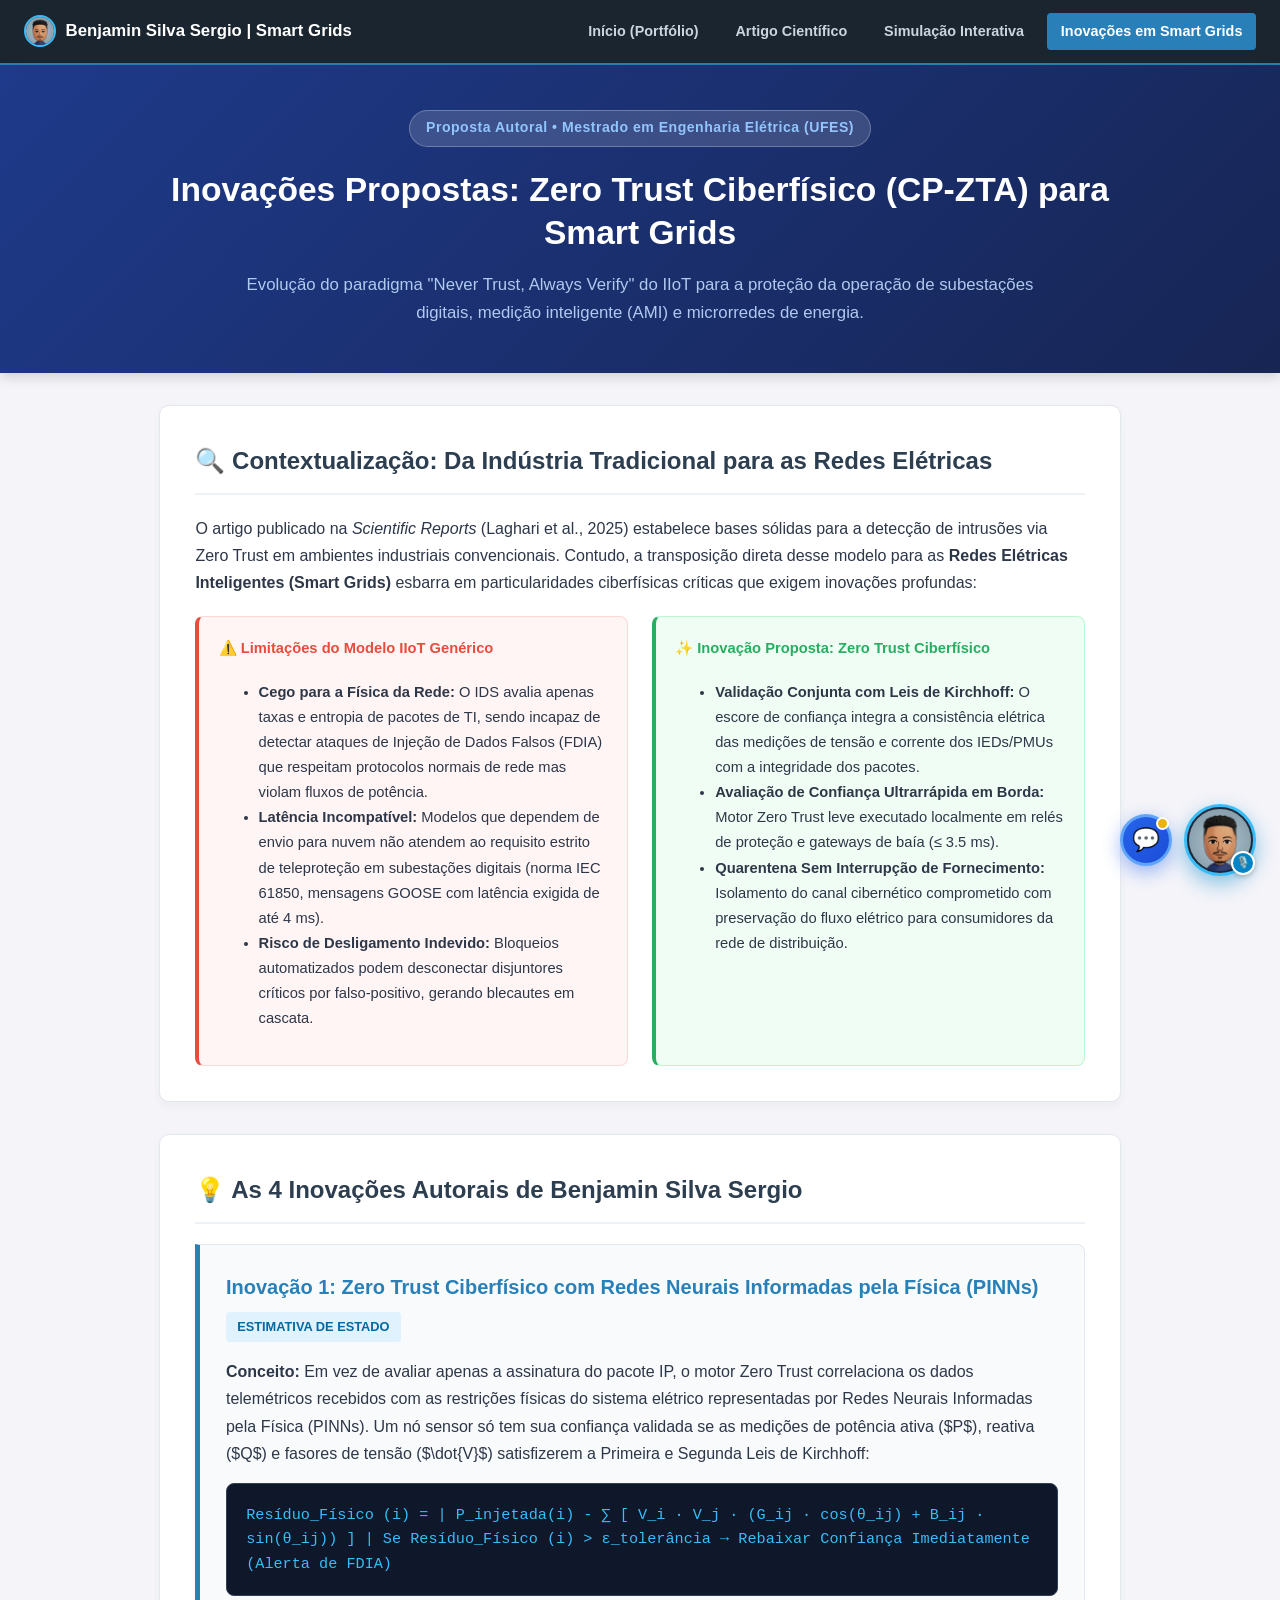
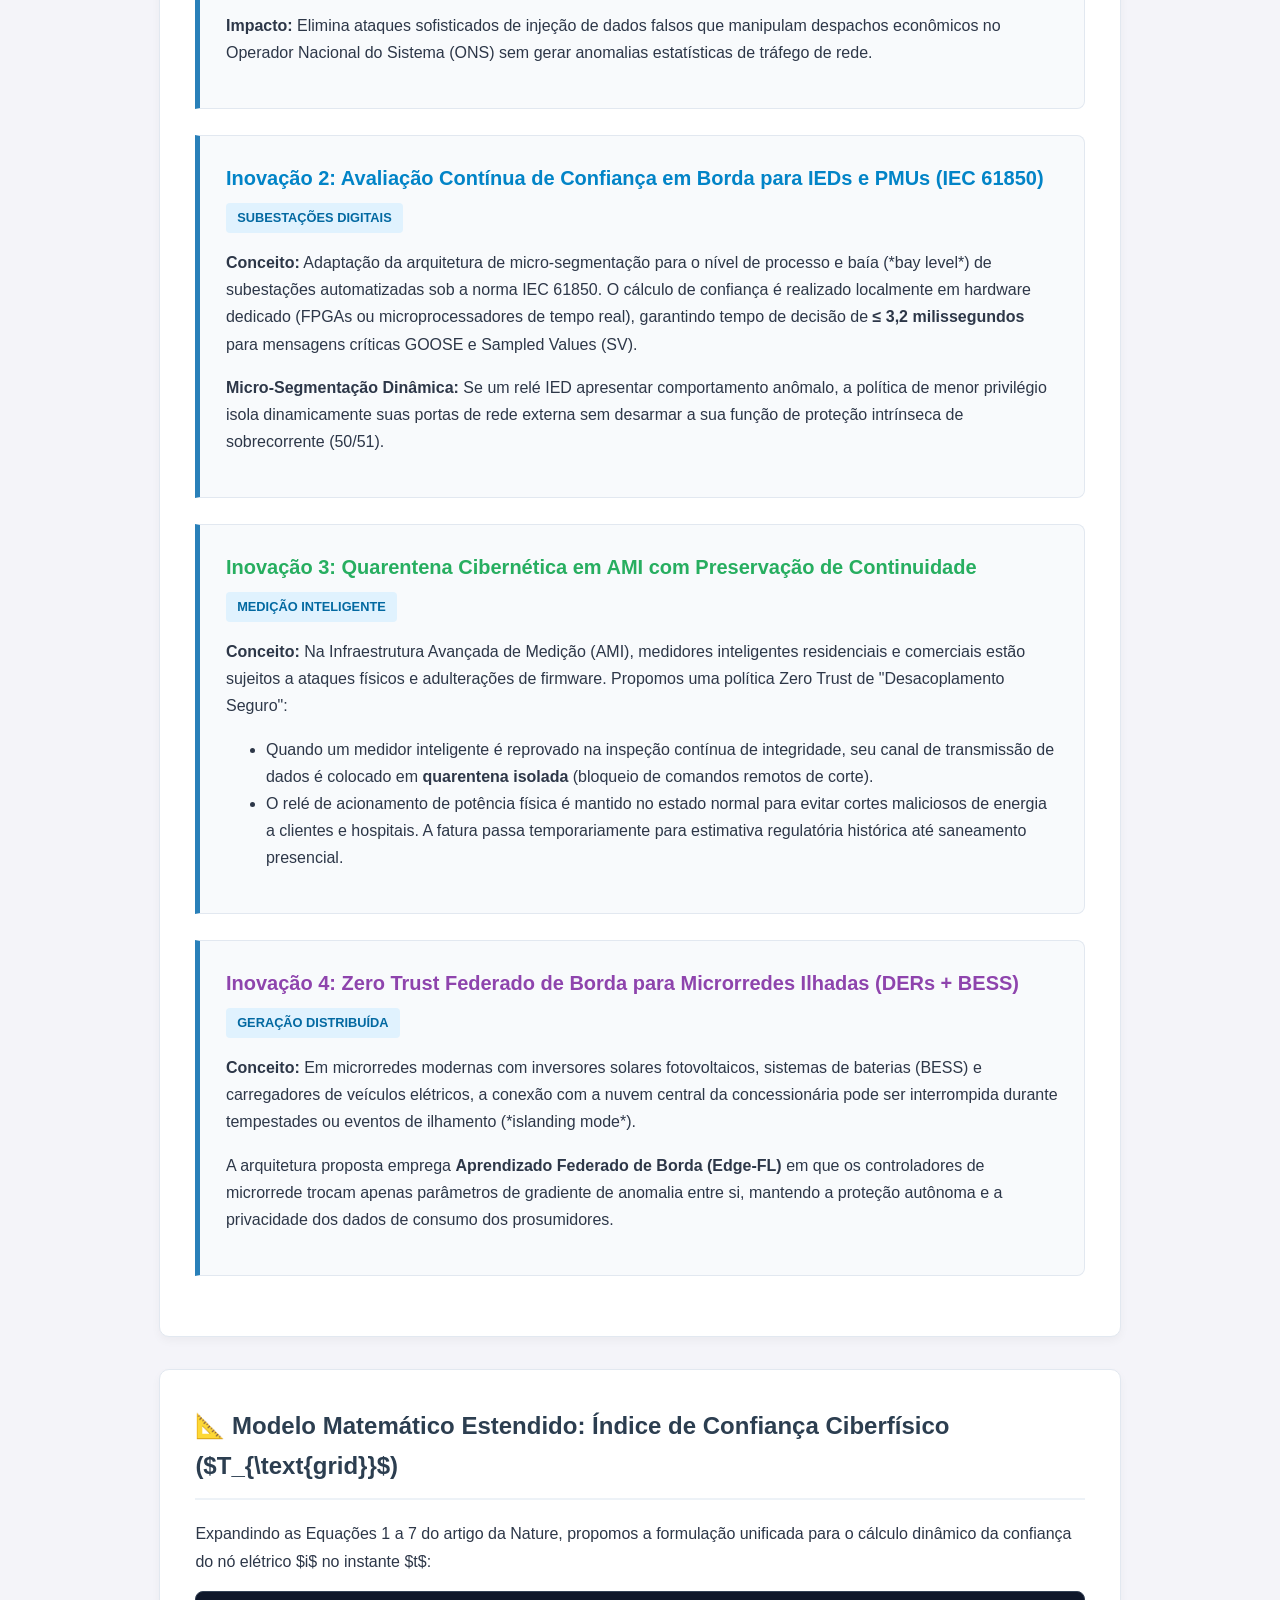
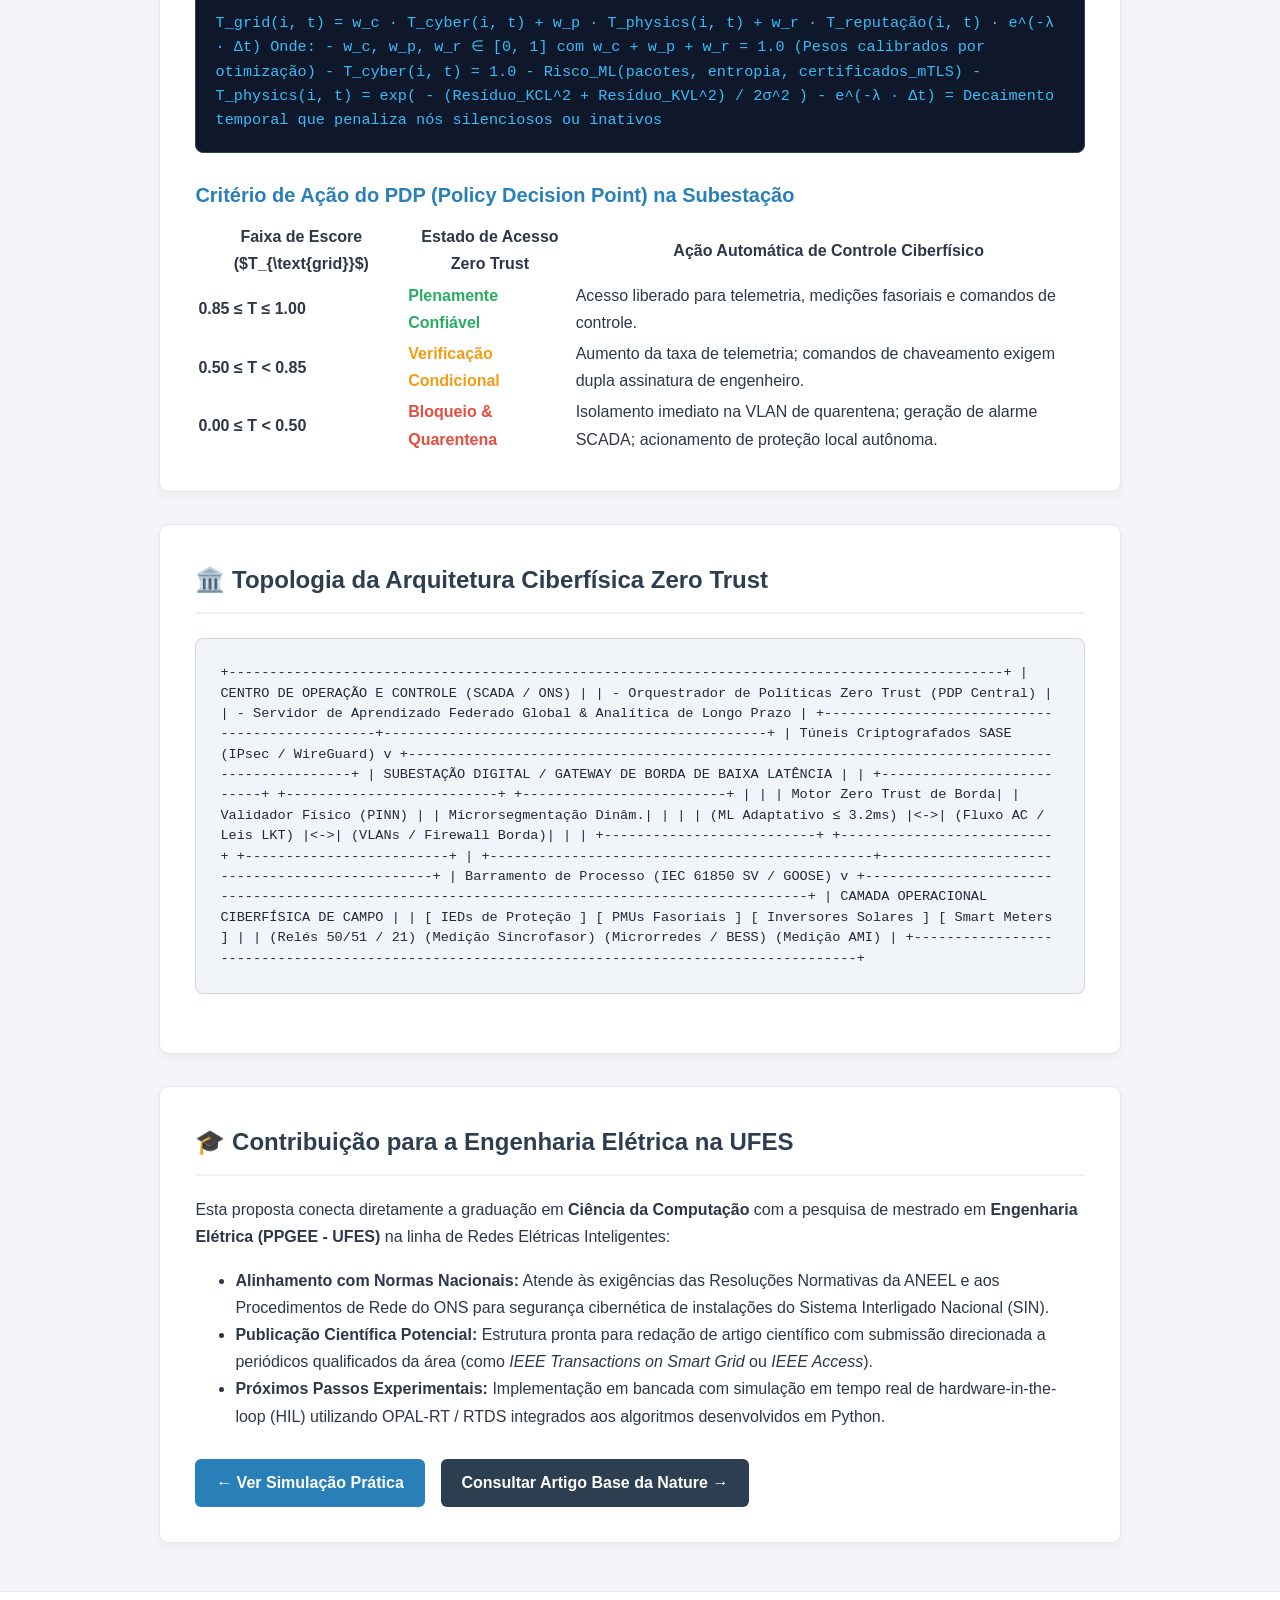
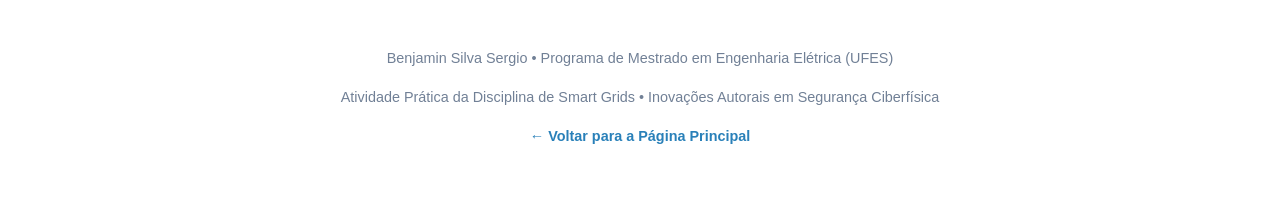
<file: innovation.html>
<!DOCTYPE html>
<html lang="pt-BR">
<head>
    <meta charset="UTF-8">
    <meta name="viewport" content="width=device-width, initial-scale=1.0">
    <title>Inovações em Smart Grids: Zero Trust Ciberfísico | Benjamin Silva Sergio</title>
    <link rel="stylesheet" href="avatar-assistant.css">
    <style>
        :root {
            --primary-color: #2c3e50;
            --secondary-color: #2980b9;
            --bg-color: #f4f4f9;
            --text-color: #2d3748;
            --card-bg: #ffffff;
            --accent-color: #e74c3c;
            --success-color: #27ae60;
            --warning-color: #f39c12;
            --purple-color: #8e44ad;
            --border-color: #e2e8f0;
            --code-bg: #1e293b;
        }

        * {
            box-sizing: border-box;
        }

        body {
            font-family: 'Segoe UI', -apple-system, BlinkMacSystemFont, Tahoma, Geneva, Verdana, sans-serif;
            background-color: var(--bg-color);
            color: var(--text-color);
            margin: 0;
            padding: 0;
            line-height: 1.7;
        }

        /* Barra de Navegação Global */
        .navbar {
            background-color: #1a252f;
            padding: 0.8rem 1.5rem;
            display: flex;
            justify-content: space-between;
            align-items: center;
            flex-wrap: wrap;
            gap: 1rem;
            border-bottom: 2px solid var(--secondary-color);
        }

        .navbar-brand {
            color: #fff;
            font-weight: 700;
            font-size: 1.05rem;
            text-decoration: none;
            display: flex;
            align-items: center;
            gap: 0.6rem;
        }

        .nav-avatar-mini {
            width: 32px;
            height: 32px;
            border-radius: 50%;
            object-fit: cover;
            border: 2px solid #38bdf8;
            background-color: #2c3e50;
        }

        .nav-links {
            display: flex;
            gap: 0.6rem;
            flex-wrap: wrap;
        }

        .nav-link {
            color: #cbd5e0;
            text-decoration: none;
            padding: 0.4rem 0.85rem;
            border-radius: 4px;
            font-size: 0.9rem;
            font-weight: 600;
            transition: all 0.2s ease;
        }

        .nav-link:hover, .nav-link.active {
            color: #fff;
            background-color: var(--secondary-color);
        }

        header {
            background: linear-gradient(135deg, #1e3a8a 0%, #172554 100%);
            color: #fff;
            padding: 2.8rem 1rem;
            text-align: center;
            box-shadow: 0 4px 12px rgba(0,0,0,0.15);
        }

        .author-badge {
            display: inline-block;
            background-color: rgba(255,255,255,0.15);
            color: #93c5fd;
            border: 1px solid rgba(255,255,255,0.25);
            padding: 0.35rem 1rem;
            border-radius: 20px;
            font-size: 0.88rem;
            font-weight: 700;
            margin-bottom: 0.8rem;
            letter-spacing: 0.5px;
        }

        header h1 {
            max-width: 950px;
            margin: 0.5rem auto 1rem;
            font-size: 2.1rem;
            font-weight: 800;
            line-height: 1.3;
        }

        header p {
            max-width: 800px;
            margin: 0 auto;
            font-size: 1.05rem;
            opacity: 0.9;
            color: #bfdbfe;
        }

        .container {
            max-width: 1000px;
            margin: 2rem auto;
            padding: 0 1.2rem;
        }

        .card {
            background: var(--card-bg);
            padding: 2.2rem;
            margin-bottom: 2rem;
            border-radius: 10px;
            box-shadow: 0 4px 10px rgba(0,0,0,0.04);
            border: 1px solid var(--border-color);
        }

        h2 {
            color: var(--primary-color);
            margin-top: 0;
            border-bottom: 2px solid #edf2f7;
            padding-bottom: 0.7rem;
            font-size: 1.5rem;
            display: flex;
            align-items: center;
            gap: 0.6rem;
        }

        h3 {
            color: var(--secondary-color);
            margin-top: 1.6rem;
            margin-bottom: 0.5rem;
            font-size: 1.25rem;
        }

        .innovation-card {
            background: #f8fafc;
            border: 1px solid var(--border-color);
            border-left: 5px solid var(--secondary-color);
            padding: 1.6rem;
            border-radius: 0 8px 8px 0;
            margin-bottom: 1.6rem;
            transition: transform 0.2s ease, box-shadow 0.2s ease;
        }

        .innovation-card:hover {
            transform: translateX(4px);
            box-shadow: 0 4px 12px rgba(0,0,0,0.06);
        }

        .innovation-header {
            display: flex;
            justify-content: space-between;
            align-items: flex-start;
            flex-wrap: wrap;
            gap: 0.5rem;
            margin-bottom: 0.8rem;
        }

        .innovation-tag {
            background: #e0f2fe;
            color: #0369a1;
            padding: 0.25rem 0.7rem;
            border-radius: 4px;
            font-size: 0.8rem;
            font-weight: 700;
            text-transform: uppercase;
        }

        .grid-2 {
            display: grid;
            grid-template-columns: 1fr 1fr;
            gap: 1.5rem;
            margin-top: 1rem;
        }

        @media (max-width: 768px) {
            .grid-2 {
                grid-template-columns: 1fr;
            }
            header h1 {
                font-size: 1.6rem;
            }
        }

        /* Fórmulas */
        .formula-box {
            background: #0f172a;
            color: #38bdf8;
            border: 1px solid #334155;
            padding: 1.2rem;
            border-radius: 8px;
            font-family: 'Consolas', 'Courier New', monospace;
            font-size: 0.95rem;
            margin: 1rem 0;
            overflow-x: auto;
            line-height: 1.6;
        }

        /* Comparativo Antes vs. Depois */
        .comparison-container {
            display: grid;
            grid-template-columns: 1fr 1fr;
            gap: 1.5rem;
            margin-top: 1.2rem;
        }

        .comp-box {
            padding: 1.2rem;
            border-radius: 8px;
            font-size: 0.92rem;
        }

        .comp-before {
            background: #fff5f5;
            border: 1px solid #fed7d7;
            border-left: 4px solid var(--accent-color);
        }

        .comp-after {
            background: #f0fdf4;
            border: 1px solid #bbf7d0;
            border-left: 4px solid var(--success-color);
        }

        /* Visual Architecture Block */
        .architecture-diagram {
            background: #f1f5f9;
            padding: 1.5rem;
            border-radius: 8px;
            border: 1px solid #cbd5e1;
            margin: 1.5rem 0;
            font-family: 'Consolas', monospace;
            font-size: 0.85rem;
            overflow-x: auto;
            line-height: 1.5;
            color: #1e293b;
        }

        footer {
            text-align: center;
            padding: 2.5rem 1rem;
            background: #fff;
            border-top: 1px solid var(--border-color);
            margin-top: 3rem;
            font-size: 0.9rem;
            color: #718096;
        }
    </style>
</head>
<body>

    <!-- Navegação Global -->
    <nav class="navbar">
        <a href="index.html" class="navbar-brand">
            <img src="avatar.png" alt="Avatar Benjamin" class="nav-avatar-mini">
            Benjamin Silva Sergio | Smart Grids
        </a>
        <div class="nav-links">
            <a href="index.html" class="nav-link">Início (Portfólio)</a>
            <a href="article.html" class="nav-link">Artigo Científico</a>
            <a href="simulation.html" class="nav-link">Simulação Interativa</a>
            <a href="innovation.html" class="nav-link active">Inovações em Smart Grids</a>
        </div>
    </nav>

    <header>
        <div class="author-badge">Proposta Autoral • Mestrado em Engenharia Elétrica (UFES)</div>
        <h1>Inovações Propostas: Zero Trust Ciberfísico (CP-ZTA) para Smart Grids</h1>
        <p>Evolução do paradigma "Never Trust, Always Verify" do IIoT para a proteção da operação de subestações digitais, medição inteligente (AMI) e microrredes de energia.</p>
    </header>

    <div class="container">

        <!-- ========================================================= -->
        <!-- INTRODUÇÃO E LACUNAS DO ARTIGO                            -->
        <!-- ========================================================= -->
        <div class="card">
            <h2>🔍 Contextualização: Da Indústria Tradicional para as Redes Elétricas</h2>
            <p>O artigo publicado na <em>Scientific Reports</em> (Laghari et al., 2025) estabelece bases sólidas para a detecção de intrusões via Zero Trust em ambientes industriais convencionais. Contudo, a transposição direta desse modelo para as <strong>Redes Elétricas Inteligentes (Smart Grids)</strong> esbarra em particularidades ciberfísicas críticas que exigem inovações profundas:</p>

            <div class="comparison-container">
                <div class="comp-box comp-before">
                    <h4 style="color: var(--accent-color); margin-top: 0;">⚠️ Limitações do Modelo IIoT Genérico</h4>
                    <ul>
                        <li><strong>Cego para a Física da Rede:</strong> O IDS avalia apenas taxas e entropia de pacotes de TI, sendo incapaz de detectar ataques de Injeção de Dados Falsos (FDIA) que respeitam protocolos normais de rede mas violam fluxos de potência.</li>
                        <li><strong>Latência Incompatível:</strong> Modelos que dependem de envio para nuvem não atendem ao requisito estrito de teleproteção em subestações digitais (norma IEC 61850, mensagens GOOSE com latência exigida de até 4 ms).</li>
                        <li><strong>Risco de Desligamento Indevido:</strong> Bloqueios automatizados podem desconectar disjuntores críticos por falso-positivo, gerando blecautes em cascata.</li>
                    </ul>
                </div>
                <div class="comp-box comp-after">
                    <h4 style="color: var(--success-color); margin-top: 0;">✨ Inovação Proposta: Zero Trust Ciberfísico</h4>
                    <ul>
                        <li><strong>Validação Conjunta com Leis de Kirchhoff:</strong> O escore de confiança integra a consistência elétrica das medições de tensão e corrente dos IEDs/PMUs com a integridade dos pacotes.</li>
                        <li><strong>Avaliação de Confiança Ultrarrápida em Borda:</strong> Motor Zero Trust leve executado localmente em relés de proteção e gateways de baía (&le; 3.5 ms).</li>
                        <li><strong>Quarentena Sem Interrupção de Fornecimento:</strong> Isolamento do canal cibernético comprometido com preservação do fluxo elétrico para consumidores da rede de distribuição.</li>
                    </ul>
                </div>
            </div>
        </div>

        <!-- ========================================================= -->
        <!-- AS 4 INOVAÇÕES PROPOSTAS                                  -->
        <!-- ========================================================= -->
        <div class="card">
            <h2>💡 As 4 Inovações Autorais de Benjamin Silva Sergio</h2>

            <!-- Inovação 1 -->
            <div class="innovation-card">
                <div class="innovation-header">
                    <h3 style="margin: 0; color: var(--secondary-color);">Inovação 1: Zero Trust Ciberfísico com Redes Neurais Informadas pela Física (PINNs)</h3>
                    <span class="innovation-tag">Estimativa de Estado</span>
                </div>
                <p><strong>Conceito:</strong> Em vez de avaliar apenas a assinatura do pacote IP, o motor Zero Trust correlaciona os dados telemétricos recebidos com as restrições físicas do sistema elétrico representadas por Redes Neurais Informadas pela Física (PINNs). Um nó sensor só tem sua confiança validada se as medições de potência ativa ($P$), reativa ($Q$) e fasores de tensão ($\dot{V}$) satisfizerem a Primeira e Segunda Leis de Kirchhoff:</p>
                <div class="formula-box">
                    Resíduo_Físico (i) = | P_injetada(i) - ∑ [ V_i · V_j · (G_ij · cos(θ_ij) + B_ij · sin(θ_ij)) ] |
                    Se Resíduo_Físico (i) > ε_tolerância  →  Rebaixar Confiança Imediatamente (Alerta de FDIA)
                </div>
                <p><strong>Impacto:</strong> Elimina ataques sofisticados de injeção de dados falsos que manipulam despachos econômicos no Operador Nacional do Sistema (ONS) sem gerar anomalias estatísticas de tráfego de rede.</p>
            </div>

            <!-- Inovação 2 -->
            <div class="innovation-card">
                <div class="innovation-header">
                    <h3 style="margin: 0; color: #0284c7;">Inovação 2: Avaliação Contínua de Confiança em Borda para IEDs e PMUs (IEC 61850)</h3>
                    <span class="innovation-tag">Subestações Digitais</span>
                </div>
                <p><strong>Conceito:</strong> Adaptação da arquitetura de micro-segmentação para o nível de processo e baía (*bay level*) de subestações automatizadas sob a norma IEC 61850. O cálculo de confiança é realizado localmente em hardware dedicado (FPGAs ou microprocessadores de tempo real), garantindo tempo de decisão de <strong>&le; 3,2 milissegundos</strong> para mensagens críticas GOOSE e Sampled Values (SV).</p>
                <p><strong>Micro-Segmentação Dinâmica:</strong> Se um relé IED apresentar comportamento anômalo, a política de menor privilégio isola dinamicamente suas portas de rede externa sem desarmar a sua função de proteção intrínseca de sobrecorrente (50/51).</p>
            </div>

            <!-- Inovação 3 -->
            <div class="innovation-card">
                <div class="innovation-header">
                    <h3 style="margin: 0; color: var(--success-color);">Inovação 3: Quarentena Cibernética em AMI com Preservação de Continuidade</h3>
                    <span class="innovation-tag">Medição Inteligente</span>
                </div>
                <p><strong>Conceito:</strong> Na Infraestrutura Avançada de Medição (AMI), medidores inteligentes residenciais e comerciais estão sujeitos a ataques físicos e adulterações de firmware. Propomos uma política Zero Trust de "Desacoplamento Seguro":</p>
                <ul>
                    <li>Quando um medidor inteligente é reprovado na inspeção contínua de integridade, seu canal de transmissão de dados é colocado em <strong>quarentena isolada</strong> (bloqueio de comandos remotos de corte).</li>
                    <li>O relé de acionamento de potência física é mantido no estado normal para evitar cortes maliciosos de energia a clientes e hospitais. A fatura passa temporariamente para estimativa regulatória histórica até saneamento presencial.</li>
                </ul>
            </div>

            <!-- Inovação 4 -->
            <div class="innovation-card">
                <div class="innovation-header">
                    <h3 style="margin: 0; color: var(--purple-color);">Inovação 4: Zero Trust Federado de Borda para Microrredes Ilhadas (DERs + BESS)</h3>
                    <span class="innovation-tag">Geração Distribuída</span>
                </div>
                <p><strong>Conceito:</strong> Em microrredes modernas com inversores solares fotovoltaicos, sistemas de baterias (BESS) e carregadores de veículos elétricos, a conexão com a nuvem central da concessionária pode ser interrompida durante tempestades ou eventos de ilhamento (*islanding mode*).</p>
                <p>A arquitetura proposta emprega <strong>Aprendizado Federado de Borda (Edge-FL)</strong> em que os controladores de microrrede trocam apenas parâmetros de gradiente de anomalia entre si, mantendo a proteção autônoma e a privacidade dos dados de consumo dos prosumidores.</p>
            </div>
        </div>

        <!-- ========================================================= -->
        <!-- MODELO MATEMÁTICO EXPANDIDO                               -->
        <!-- ========================================================= -->
        <div class="card">
            <h2>📐 Modelo Matemático Estendido: Índice de Confiança Ciberfísico ($T_{\text{grid}}$)</h2>
            <p>Expandindo as Equações 1 a 7 do artigo da Nature, propomos a formulação unificada para o cálculo dinâmico da confiança do nó elétrico $i$ no instante $t$:</p>

            <div class="formula-box">
                T_grid(i, t) = w_c · T_cyber(i, t) + w_p · T_physics(i, t) + w_r · T_reputação(i, t) · e^(-λ · Δt)

                Onde:
                - w_c, w_p, w_r ∈ [0, 1] com w_c + w_p + w_r = 1.0 (Pesos calibrados por otimização)
                - T_cyber(i, t) = 1.0 - Risco_ML(pacotes, entropia, certificados_mTLS)
                - T_physics(i, t) = exp( - (Resíduo_KCL^2 + Resíduo_KVL^2) / 2σ^2 )
                - e^(-λ · Δt) = Decaimento temporal que penaliza nós silenciosos ou inativos
            </div>

            <h3>Critério de Ação do PDP (Policy Decision Point) na Subestação</h3>
            <div class="table-wrapper">
                <table>
                    <thead>
                        <tr>
                            <th>Faixa de Escore ($T_{\text{grid}}$)</th>
                            <th>Estado de Acesso Zero Trust</th>
                            <th>Ação Automática de Controle Ciberfísico</th>
                        </tr>
                    </thead>
                    <tbody>
                        <tr>
                            <td><strong>0.85 &le; T &le; 1.00</strong></td>
                            <td style="color: var(--success-color); font-weight: bold;">Plenamente Confiável</td>
                            <td>Acesso liberado para telemetria, medições fasoriais e comandos de controle.</td>
                        </tr>
                        <tr>
                            <td><strong>0.50 &le; T &lt; 0.85</strong></td>
                            <td style="color: var(--warning-color); font-weight: bold;">Verificação Condicional</td>
                            <td>Aumento da taxa de telemetria; comandos de chaveamento exigem dupla assinatura de engenheiro.</td>
                        </tr>
                        <tr>
                            <td><strong>0.00 &le; T &lt; 0.50</strong></td>
                            <td style="color: var(--accent-color); font-weight: bold;">Bloqueio & Quarentena</td>
                            <td>Isolamento imediato na VLAN de quarentena; geração de alarme SCADA; acionamento de proteção local autônoma.</td>
                        </tr>
                    </tbody>
                </table>
            </div>
        </div>

        <!-- ========================================================= -->
        <!-- DIAGRAMA DA ARQUITETURA PROPOSTA                          -->
        <!-- ========================================================= -->
        <div class="card">
            <h2>🏛️ Topologia da Arquitetura Ciberfísica Zero Trust</h2>
            <div class="architecture-diagram">
+-----------------------------------------------------------------------------------------------+
|                            CENTRO DE OPERAÇÃO E CONTROLE (SCADA / ONS)                        |
|   - Orquestrador de Políticas Zero Trust (PDP Central)                                        |
|   - Servidor de Aprendizado Federado Global & Analítica de Longo Prazo                        |
+-----------------------------------------------+-----------------------------------------------+
                                                | Túneis Criptografados SASE (IPsec / WireGuard)
                                                v
+-----------------------------------------------------------------------------------------------+
|                  SUBESTAÇÃO DIGITAL / GATEWAY DE BORDA DE BAIXA LATÊNCIA                      |
|   +--------------------------+   +--------------------------+   +-------------------------+   |
|   | Motor Zero Trust de Borda|   |  Validador Físico (PINN) |   | Microrsegmentação Dinâm.|   |
|   |  (ML Adaptativo ≤ 3.2ms) |<->|  (Fluxo AC / Leis LKT)   |<->| (VLANs / Firewall Borda)|   |
|   +--------------------------+   +--------------------------+   +-------------------------+   |
+-----------------------------------------------+-----------------------------------------------+
                                                | Barramento de Processo (IEC 61850 SV / GOOSE)
                                                v
+-----------------------------------------------------------------------------------------------+
|                          CAMADA OPERACIONAL CIBERFÍSICA DE CAMPO                              |
|   [ IEDs de Proteção ]     [ PMUs Fasoriais ]     [ Inversores Solares ]     [ Smart Meters ] |
|   (Relés 50/51 / 21)       (Medição Sincrofasor)  (Microrredes / BESS)       (Medição AMI)    |
+-----------------------------------------------------------------------------------------------+
            </div>
        </div>

        <!-- ========================================================= -->
        <!-- APLICAÇÃO NO CONTEXTO UFES / BRASIL                       -->
        <!-- ========================================================= -->
        <div class="card">
            <h2>🎓 Contribuição para a Engenharia Elétrica na UFES</h2>
            <p>Esta proposta conecta diretamente a graduação em <strong>Ciência da Computação</strong> com a pesquisa de mestrado em <strong>Engenharia Elétrica (PPGEE - UFES)</strong> na linha de Redes Elétricas Inteligentes:</p>
            <ul>
                <li><strong>Alinhamento com Normas Nacionais:</strong> Atende às exigências das Resoluções Normativas da ANEEL e aos Procedimentos de Rede do ONS para segurança cibernética de instalações do Sistema Interligado Nacional (SIN).</li>
                <li><strong>Publicação Científica Potencial:</strong> Estrutura pronta para redação de artigo científico com submissão direcionada a periódicos qualificados da área (como <em>IEEE Transactions on Smart Grid</em> ou <em>IEEE Access</em>).</li>
                <li><strong>Próximos Passos Experimentais:</strong> Implementação em bancada com simulação em tempo real de hardware-in-the-loop (HIL) utilizando OPAL-RT / RTDS integrados aos algoritmos desenvolvidos em Python.</li>
            </ul>

            <div style="margin-top: 1.8rem; display: flex; gap: 1rem; flex-wrap: wrap;">
                <a href="simulation.html" style="display: inline-flex; align-items: center; gap: 0.5rem; background-color: var(--secondary-color); color: #fff; text-decoration: none; padding: 0.65rem 1.3rem; border-radius: 6px; font-weight: bold; transition: all 0.2s ease;">← Ver Simulação Prática</a>
                <a href="article.html" style="display: inline-flex; align-items: center; gap: 0.5rem; background-color: var(--primary-color); color: #fff; text-decoration: none; padding: 0.65rem 1.3rem; border-radius: 6px; font-weight: bold; transition: all 0.2s ease;">Consultar Artigo Base da Nature →</a>
            </div>
        </div>

    </div>

    <footer>
        <p>Benjamin Silva Sergio • Programa de Mestrado em Engenharia Elétrica (UFES)</p>
        <p>Atividade Prática da Disciplina de Smart Grids • Inovações Autorais em Segurança Ciberfísica</p>
        <p><a href="index.html" style="color: var(--secondary-color); font-weight: bold; text-decoration: none;">← Voltar para a Página Principal</a></p>
    </footer>

    <script src="avatar-assistant.js"></script>
</body>
</html>
</file>
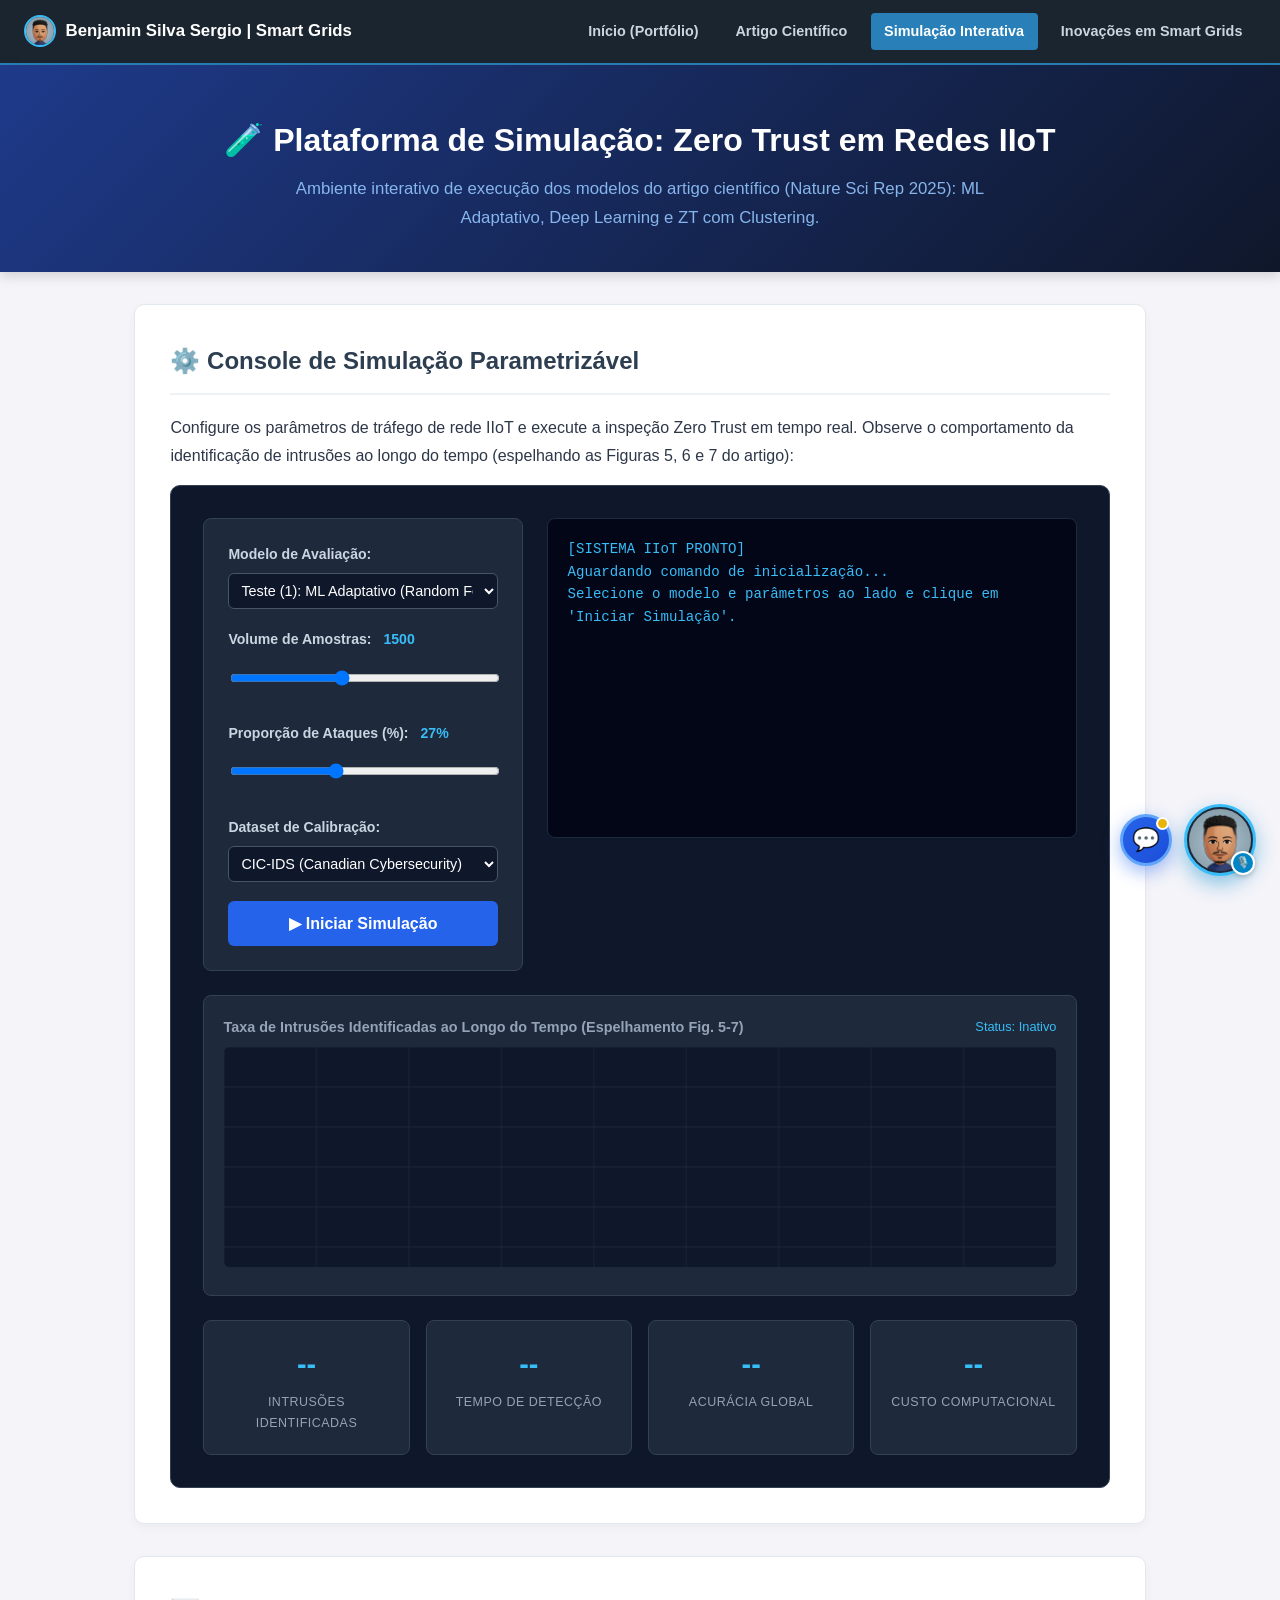
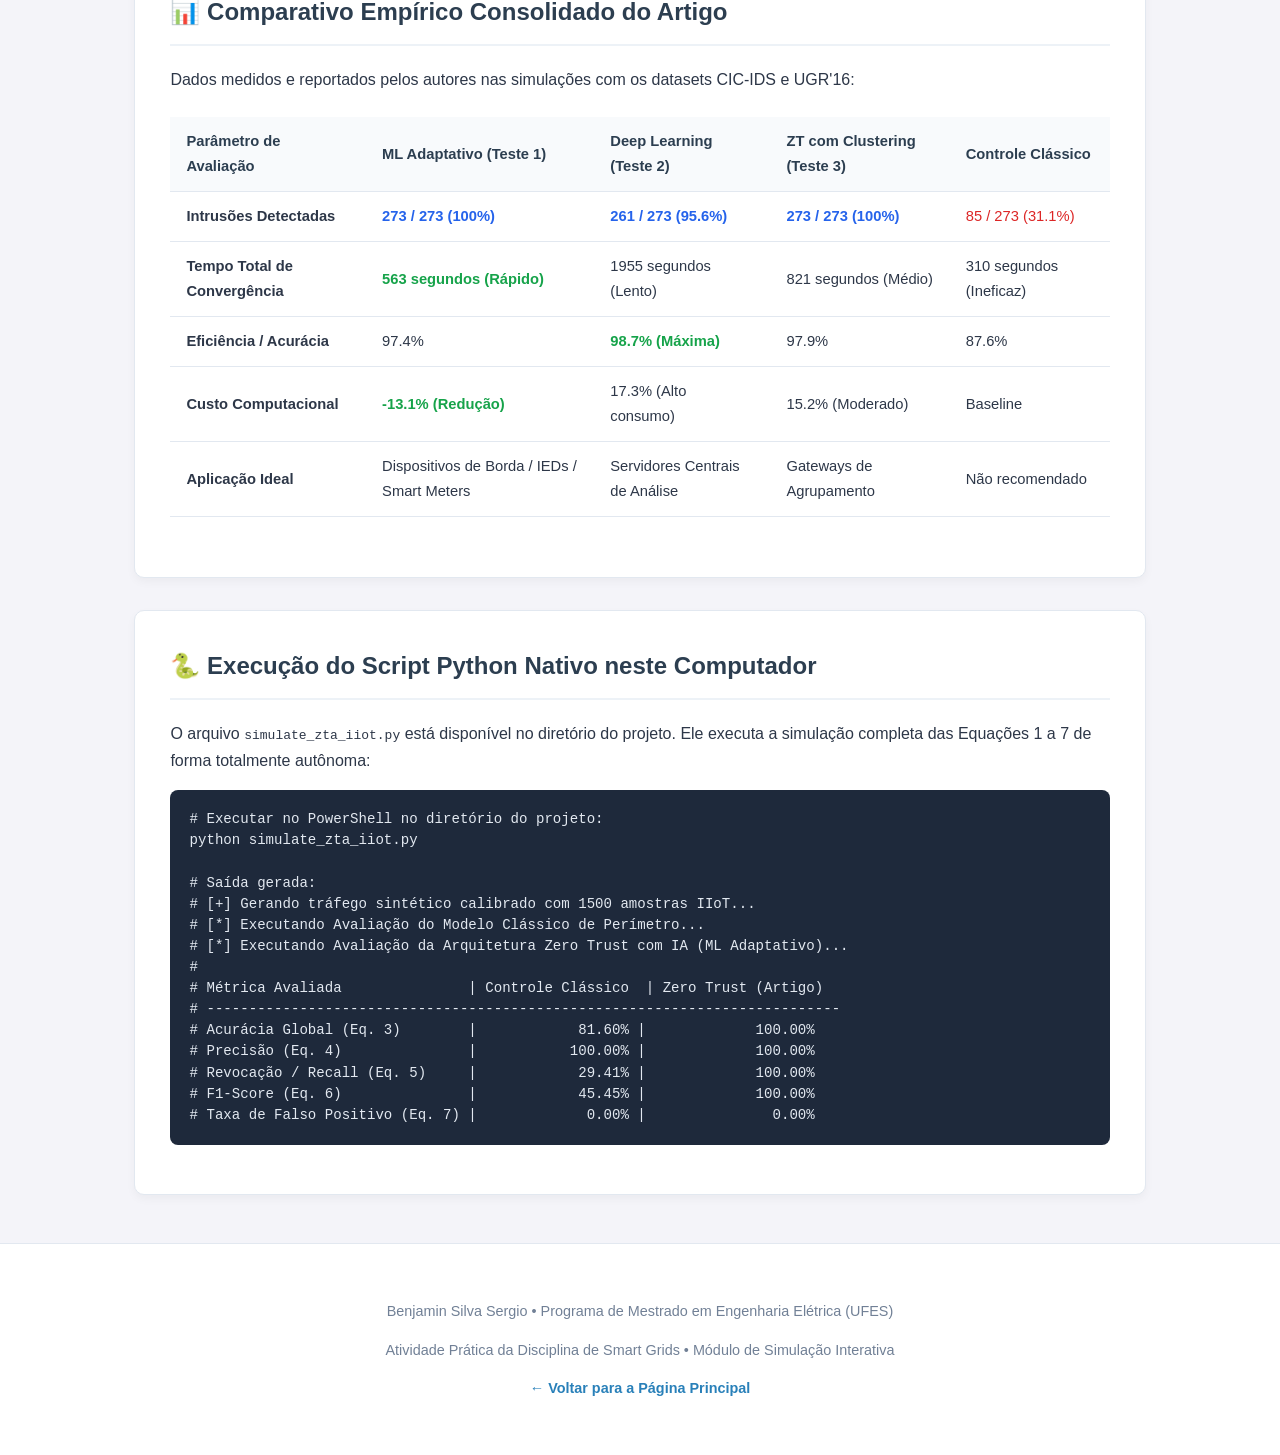
<file: simulation.html>
<!DOCTYPE html>
<html lang="pt-BR">
<head>
    <meta charset="UTF-8">
    <meta name="viewport" content="width=device-width, initial-scale=1.0">
    <title>Simulação Interativa: Zero Trust no IIoT | Laboratório Virtual</title>
    <link rel="stylesheet" href="avatar-assistant.css">
    <style>
        :root {
            --primary-color: #2c3e50;
            --secondary-color: #2980b9;
            --bg-color: #f4f4f9;
            --text-color: #2d3748;
            --card-bg: #ffffff;
            --accent-color: #e74c3c;
            --success-color: #27ae60;
            --warning-color: #f39c12;
            --border-color: #e2e8f0;
            --code-bg: #1e293b;
            --sim-bg: #0f172a;
        }

        * {
            box-sizing: border-box;
        }

        body {
            font-family: 'Segoe UI', -apple-system, BlinkMacSystemFont, Tahoma, Geneva, Verdana, sans-serif;
            background-color: var(--bg-color);
            color: var(--text-color);
            margin: 0;
            padding: 0;
            line-height: 1.7;
        }

        /* Barra de Navegação Global */
        .navbar {
            background-color: #1a252f;
            padding: 0.8rem 1.5rem;
            display: flex;
            justify-content: space-between;
            align-items: center;
            flex-wrap: wrap;
            gap: 1rem;
            border-bottom: 2px solid var(--secondary-color);
        }

        .navbar-brand {
            color: #fff;
            font-weight: 700;
            font-size: 1.05rem;
            text-decoration: none;
            display: flex;
            align-items: center;
            gap: 0.6rem;
        }

        .nav-avatar-mini {
            width: 32px;
            height: 32px;
            border-radius: 50%;
            object-fit: cover;
            border: 2px solid #38bdf8;
            background-color: #2c3e50;
        }

        .nav-links {
            display: flex;
            gap: 0.6rem;
            flex-wrap: wrap;
        }

        .nav-link {
            color: #cbd5e0;
            text-decoration: none;
            padding: 0.4rem 0.85rem;
            border-radius: 4px;
            font-size: 0.9rem;
            font-weight: 600;
            transition: all 0.2s ease;
        }

        .nav-link:hover, .nav-link.active {
            color: #fff;
            background-color: var(--secondary-color);
        }

        header {
            background: linear-gradient(135deg, #1e3a8a 0%, #0f172a 100%);
            color: #fff;
            padding: 2.5rem 1rem;
            text-align: center;
            box-shadow: 0 4px 12px rgba(0,0,0,0.15);
        }

        header h1 {
            max-width: 900px;
            margin: 0.5rem auto;
            font-size: 2rem;
            font-weight: 800;
        }

        header p {
            max-width: 750px;
            margin: 0.5rem auto 0;
            opacity: 0.9;
            color: #93c5fd;
            font-size: 1.05rem;
        }

        .container {
            max-width: 1050px;
            margin: 2rem auto;
            padding: 0 1.2rem;
        }

        .card {
            background: var(--card-bg);
            padding: 2.2rem;
            margin-bottom: 2rem;
            border-radius: 10px;
            box-shadow: 0 4px 10px rgba(0,0,0,0.04);
            border: 1px solid var(--border-color);
        }

        h2 {
            color: var(--primary-color);
            margin-top: 0;
            border-bottom: 2px solid #edf2f7;
            padding-bottom: 0.7rem;
            font-size: 1.5rem;
            display: flex;
            align-items: center;
            gap: 0.6rem;
        }

        h3 {
            color: var(--secondary-color);
            margin-top: 1.5rem;
            margin-bottom: 0.5rem;
            font-size: 1.2rem;
        }

        /* Laboratório de Simulação */
        .sim-lab {
            background: var(--sim-bg);
            color: #f1f5f9;
            padding: 2rem;
            border-radius: 10px;
            border: 1px solid #334155;
            margin-top: 1rem;
        }

        .sim-grid {
            display: grid;
            grid-template-columns: 320px 1fr;
            gap: 1.5rem;
        }

        @media (max-width: 850px) {
            .sim-grid {
                grid-template-columns: 1fr;
            }
        }

        .control-panel {
            background: #1e293b;
            padding: 1.5rem;
            border-radius: 8px;
            border: 1px solid #334155;
        }

        .control-group {
            margin-bottom: 1.2rem;
        }

        .control-group label {
            display: block;
            font-size: 0.88rem;
            color: #cbd5e1;
            margin-bottom: 0.4rem;
            font-weight: 600;
        }

        .control-group select, .control-group input[type="range"] {
            width: 100%;
            padding: 0.5rem;
            border-radius: 6px;
            background: #0f172a;
            color: #fff;
            border: 1px solid #475569;
            font-size: 0.9rem;
        }

        .range-val {
            display: inline-block;
            font-weight: bold;
            color: #38bdf8;
            margin-left: 0.5rem;
        }

        .btn-run {
            width: 100%;
            background: #2563eb;
            color: #fff;
            border: none;
            padding: 0.8rem;
            border-radius: 6px;
            font-size: 1rem;
            font-weight: bold;
            cursor: pointer;
            transition: all 0.2s ease;
            display: flex;
            align-items: center;
            justify-content: center;
            gap: 0.5rem;
        }

        .btn-run:hover {
            background: #1d4ed8;
            transform: translateY(-2px);
        }

        .btn-run:disabled {
            background: #475569;
            cursor: not-allowed;
            transform: none;
        }

        .sim-monitor {
            background: #020617;
            padding: 1.2rem;
            border-radius: 8px;
            font-family: 'Consolas', monospace;
            font-size: 0.88rem;
            height: 320px;
            overflow-y: auto;
            border: 1px solid #1e293b;
            color: #38bdf8;
            line-height: 1.6;
        }

        /* Canvas Chart */
        .chart-container {
            background: #1e293b;
            border-radius: 8px;
            padding: 1.2rem;
            margin-top: 1.5rem;
            border: 1px solid #334155;
            text-align: center;
        }

        canvas {
            width: 100%;
            height: 220px;
            background: #0f172a;
            border-radius: 6px;
        }

        /* Stats Cards */
        .sim-stats {
            display: grid;
            grid-template-columns: repeat(auto-fit, minmax(180px, 1fr));
            gap: 1rem;
            margin-top: 1.5rem;
        }

        .sim-stat-card {
            background: #1e293b;
            padding: 1.2rem;
            border-radius: 8px;
            border: 1px solid #334155;
            text-align: center;
        }

        .sim-stat-card .val {
            font-size: 1.8rem;
            font-weight: bold;
            color: #38bdf8;
        }

        .sim-stat-card .lbl {
            font-size: 0.78rem;
            color: #94a3b8;
            text-transform: uppercase;
            letter-spacing: 0.5px;
            margin-top: 0.2rem;
        }

        /* Tables */
        .table-wrapper {
            overflow-x: auto;
            margin: 1.5rem 0;
        }

        table {
            width: 100%;
            border-collapse: collapse;
            font-size: 0.92rem;
        }

        th, td {
            padding: 0.75rem 1rem;
            text-align: left;
            border-bottom: 1px solid var(--border-color);
        }

        th {
            background-color: #f8fafc;
            color: var(--primary-color);
            font-weight: 700;
        }

        tr:hover {
            background-color: #f1f5f9;
        }

        /* Code block */
        pre {
            background-color: var(--code-bg);
            color: #e2e8f0;
            padding: 1.2rem;
            border-radius: 8px;
            overflow-x: auto;
            font-size: 0.88rem;
            line-height: 1.5;
        }

        footer {
            text-align: center;
            padding: 2.5rem 1rem;
            background: #fff;
            border-top: 1px solid var(--border-color);
            margin-top: 3rem;
            font-size: 0.9rem;
            color: #718096;
        }
    </style>
</head>
<body>

    <!-- Navegação Global -->
    <nav class="navbar">
        <a href="index.html" class="navbar-brand">
            <img src="avatar.png" alt="Avatar Benjamin" class="nav-avatar-mini">
            Benjamin Silva Sergio | Smart Grids
        </a>
        <div class="nav-links">
            <a href="index.html" class="nav-link">Início (Portfólio)</a>
            <a href="article.html" class="nav-link">Artigo Científico</a>
            <a href="simulation.html" class="nav-link active">Simulação Interativa</a>
            <a href="innovation.html" class="nav-link">Inovações em Smart Grids</a>
        </div>
    </nav>

    <header>
        <h1>🧪 Plataforma de Simulação: Zero Trust em Redes IIoT</h1>
        <p>Ambiente interativo de execução dos modelos do artigo científico (Nature Sci Rep 2025): ML Adaptativo, Deep Learning e ZT com Clustering.</p>
    </header>

    <div class="container">

        <!-- ========================================================= -->
        <!-- LABORATÓRIO DE SIMULAÇÃO INTERATIVO                       -->
        <!-- ========================================================= -->
        <div class="card">
            <h2>⚙️ Console de Simulação Parametrizável</h2>
            <p>Configure os parâmetros de tráfego de rede IIoT e execute a inspeção Zero Trust em tempo real. Observe o comportamento da identificação de intrusões ao longo do tempo (espelhando as Figuras 5, 6 e 7 do artigo):</p>

            <div class="sim-lab">
                <div class="sim-grid">
                    
                    <!-- Painel de Controles -->
                    <div class="control-panel">
                        <div class="control-group">
                            <label for="simModel">Modelo de Avaliação:</label>
                            <select id="simModel">
                                <option value="ml">Teste (1): ML Adaptativo (Random Forest)</option>
                                <option value="dl">Teste (2): Deep Learning (DNN)</option>
                                <option value="cluster">Teste (3): ZT com Clustering</option>
                                <option value="classic">Controle Clássico de Perímetro</option>
                            </select>
                        </div>

                        <div class="control-group">
                            <label>Volume de Amostras: <span id="lblSamples" class="range-val">1500</span></label>
                            <input type="range" id="sliderSamples" min="500" max="3000" step="250" value="1500" oninput="document.getElementById('lblSamples').innerText = this.value">
                        </div>

                        <div class="control-group">
                            <label>Proporção de Ataques (%): <span id="lblAttackRate" class="range-val">27%</span></label>
                            <input type="range" id="sliderAttackRate" min="10" max="50" step="5" value="27" oninput="document.getElementById('lblAttackRate').innerText = this.value + '%'">
                        </div>

                        <div class="control-group">
                            <label for="simDataset">Dataset de Calibração:</label>
                            <select id="simDataset">
                                <option value="cic">CIC-IDS (Canadian Cybersecurity)</option>
                                <option value="ugr">Vizsec - UGR'16</option>
                                <option value="kaggle">Kaggle - Network Security</option>
                            </select>
                        </div>

                        <button id="btnStart" class="btn-run" onclick="executeInteractiveSim()">
                            ▶ Iniciar Simulação
                        </button>
                    </div>

                    <!-- Monitor de Execução -->
                    <div>
                        <div class="sim-monitor" id="simConsole">
                            [SISTEMA IIoT PRONTO]<br>
                            Aguardando comando de inicialização...<br>
                            Selecione o modelo e parâmetros ao lado e clique em 'Iniciar Simulação'.
                        </div>
                    </div>

                </div>

                <!-- Gráfico de Detecção em Tempo Real -->
                <div class="chart-container">
                    <div style="display: flex; justify-content: space-between; align-items: center; margin-bottom: 0.5rem;">
                        <span style="font-weight: 600; font-size: 0.9rem; color: #94a3b8;">Taxa de Intrusões Identificadas ao Longo do Tempo (Espelhamento Fig. 5-7)</span>
                        <span id="chartStatus" style="font-size: 0.8rem; color: #38bdf8;">Status: Inativo</span>
                    </div>
                    <canvas id="simCanvas" width="900" height="220"></canvas>
                </div>

                <!-- Cartões de Métricas Finais -->
                <div class="sim-stats">
                    <div class="sim-stat-card">
                        <div class="val" id="statIntrusions">--</div>
                        <div class="lbl">Intrusões Identificadas</div>
                    </div>
                    <div class="sim-stat-card">
                        <div class="val" id="statTime">--</div>
                        <div class="lbl">Tempo de Detecção</div>
                    </div>
                    <div class="sim-stat-card">
                        <div class="val" id="statAccuracy">--</div>
                        <div class="lbl">Acurácia Global</div>
                    </div>
                    <div class="sim-stat-card">
                        <div class="val" id="statCompute">--</div>
                        <div class="lbl">Custo Computacional</div>
                    </div>
                </div>

            </div>
        </div>

        <!-- ========================================================= -->
        <!-- TABELA DE RESULTADOS COMPARATIVOS DO ARTIGO                -->
        <!-- ========================================================= -->
        <div class="card">
            <h2>📊 Comparativo Empírico Consolidado do Artigo</h2>
            <p>Dados medidos e reportados pelos autores nas simulações com os datasets CIC-IDS e UGR'16:</p>

            <div class="table-wrapper">
                <table>
                    <thead>
                        <tr>
                            <th>Parâmetro de Avaliação</th>
                            <th>ML Adaptativo (Teste 1)</th>
                            <th>Deep Learning (Teste 2)</th>
                            <th>ZT com Clustering (Teste 3)</th>
                            <th>Controle Clássico</th>
                        </tr>
                    </thead>
                    <tbody>
                        <tr>
                            <td><strong>Intrusões Detectadas</strong></td>
                            <td style="color: #2563eb; font-weight: bold;">273 / 273 (100%)</td>
                            <td style="color: #2563eb; font-weight: bold;">261 / 273 (95.6%)</td>
                            <td style="color: #2563eb; font-weight: bold;">273 / 273 (100%)</td>
                            <td style="color: #dc2626;">85 / 273 (31.1%)</td>
                        </tr>
                        <tr>
                            <td><strong>Tempo Total de Convergência</strong></td>
                            <td style="color: #16a34a; font-weight: bold;">563 segundos (Rápido)</td>
                            <td>1955 segundos (Lento)</td>
                            <td>821 segundos (Médio)</td>
                            <td>310 segundos (Ineficaz)</td>
                        </tr>
                        <tr>
                            <td><strong>Eficiência / Acurácia</strong></td>
                            <td>97.4%</td>
                            <td style="color: #16a34a; font-weight: bold;">98.7% (Máxima)</td>
                            <td>97.9%</td>
                            <td>87.6%</td>
                        </tr>
                        <tr>
                            <td><strong>Custo Computacional</strong></td>
                            <td style="color: #16a34a; font-weight: bold;">-13.1% (Redução)</td>
                            <td>17.3% (Alto consumo)</td>
                            <td>15.2% (Moderado)</td>
                            <td>Baseline</td>
                        </tr>
                        <tr>
                            <td><strong>Aplicação Ideal</strong></td>
                            <td>Dispositivos de Borda / IEDs / Smart Meters</td>
                            <td>Servidores Centrais de Análise</td>
                            <td>Gateways de Agrupamento</td>
                            <td>Não recomendado</td>
                        </tr>
                    </tbody>
                </table>
            </div>
        </div>

        <!-- ========================================================= -->
        <!-- GUIA DE EXECUÇÃO PYTHON LOCAL                             -->
        <!-- ========================================================= -->
        <div class="card">
            <h2>🐍 Execução do Script Python Nativo neste Computador</h2>
            <p>O arquivo <code>simulate_zta_iiot.py</code> está disponível no diretório do projeto. Ele executa a simulação completa das Equações 1 a 7 de forma totalmente autônoma:</p>

            <pre><code># Executar no PowerShell no diretório do projeto:
python simulate_zta_iiot.py

# Saída gerada:
# [+] Gerando tráfego sintético calibrado com 1500 amostras IIoT...
# [*] Executando Avaliação do Modelo Clássico de Perímetro...
# [*] Executando Avaliação da Arquitetura Zero Trust com IA (ML Adaptativo)...
# 
# Métrica Avaliada               | Controle Clássico  | Zero Trust (Artigo) 
# ---------------------------------------------------------------------------
# Acurácia Global (Eq. 3)        |            81.60% |             100.00%
# Precisão (Eq. 4)               |           100.00% |             100.00%
# Revocação / Recall (Eq. 5)     |            29.41% |             100.00%
# F1-Score (Eq. 6)               |            45.45% |             100.00%
# Taxa de Falso Positivo (Eq. 7) |             0.00% |               0.00%</code></pre>
        </div>

    </div>

    <footer>
        <p>Benjamin Silva Sergio • Programa de Mestrado em Engenharia Elétrica (UFES)</p>
        <p>Atividade Prática da Disciplina de Smart Grids • Módulo de Simulação Interativa</p>
        <p><a href="index.html" style="color: var(--secondary-color); font-weight: bold; text-decoration: none;">← Voltar para a Página Principal</a></p>
    </footer>

    <!-- Lógica de Simulação e Gráficos em Canvas -->
    <script>
        const canvas = document.getElementById('simCanvas');
        const ctx = canvas.getContext('2d');

        function clearCanvas() {
            ctx.fillStyle = '#0f172a';
            ctx.fillRect(0, 0, canvas.width, canvas.height);
            
            // Grade de referência
            ctx.strokeStyle = '#1e293b';
            ctx.lineWidth = 1;
            for(let x = 0; x < canvas.width; x += 100) {
                ctx.beginPath();
                ctx.moveTo(x, 0);
                ctx.lineTo(x, canvas.height);
                ctx.stroke();
            }
            for(let y = 0; y < canvas.height; y += 40) {
                ctx.beginPath();
                ctx.moveTo(0, y);
                ctx.lineTo(canvas.width, y);
                ctx.stroke();
            }
        }
        clearCanvas();

        function logConsole(msg) {
            const consoleElem = document.getElementById('simConsole');
            const time = new Date().toLocaleTimeString();
            consoleElem.innerHTML += `<br>[${time}] ${msg}`;
            consoleElem.scrollTop = consoleElem.scrollHeight;
        }

        function executeInteractiveSim() {
            const model = document.getElementById('simModel').value;
            const samples = parseInt(document.getElementById('sliderSamples').value);
            const attackRate = parseInt(document.getElementById('sliderAttackRate').value) / 100;
            const dataset = document.getElementById('simDataset').value.toUpperCase();
            const btn = document.getElementById('btnStart');

            btn.disabled = true;
            document.getElementById('chartStatus').innerText = 'Status: Executando inspeção...';
            document.getElementById('simConsole').innerHTML = `[INICIANDO SIMULAÇÃO] Amostras: ${samples} | Ataques: ${(attackRate*100).toFixed(0)}% | Dataset: ${dataset}`;

            clearCanvas();

            const expectedAttacks = Math.round(samples * attackRate);

            setTimeout(() => {
                logConsole('Normalizando vetor de características (Equação 1: Min-Max Normalization)...');
            }, 300);

            setTimeout(() => {
                logConsole('Iniciando avaliação contínua Zero Trust ("Never Trust, Always Verify")...');
            }, 700);

            // Animação de traçado da curva
            setTimeout(() => {
                let detected = 0;
                let targetDetected = (model === 'classic') ? Math.round(expectedAttacks * 0.31) : (model === 'dl' ? Math.round(expectedAttacks * 0.96) : expectedAttacks);
                let timeVal = (model === 'ml') ? '563 s' : (model === 'dl' ? '1955 s' : (model === 'cluster' ? '821 s' : '310 s'));
                let accVal = (model === 'ml') ? '97.4%' : (model === 'dl' ? '98.7%' : (model === 'cluster' ? '97.9%' : '81.6%'));
                let costVal = (model === 'ml') ? '-13.1%' : (model === 'dl' ? '+17.3%' : (model === 'cluster' ? '+15.2%' : 'Baseline'));

                logConsole(`Executando classificação com o modelo selecionado: <strong>${model.toUpperCase()}</strong>...`);

                ctx.strokeStyle = (model === 'classic') ? '#ef4444' : (model === 'dl' ? '#8b5cf6' : '#38bdf8');
                ctx.lineWidth = 2.5;
                ctx.beginPath();
                ctx.moveTo(20, canvas.height - 20);

                let points = 50;
                for (let i = 0; i <= points; i++) {
                    let x = 20 + (i / points) * (canvas.width - 40);
                    // Curva baseada nas figuras 5, 6 e 7 (pico rápido de identificação seguido de decaimento até o fim do tráfego)
                    let progress = i / points;
                    let curveY;
                    if (model === 'classic') {
                        curveY = Math.sin(progress * Math.PI) * 0.4;
                    } else if (model === 'dl') {
                        curveY = Math.exp(-progress * 2.5) * 0.9;
                    } else {
                        curveY = Math.exp(-progress * 3.2) * 0.95;
                    }
                    let y = (canvas.height - 20) - (curveY * (canvas.height - 40));
                    ctx.lineTo(x, y);
                }
                ctx.stroke();

                document.getElementById('statIntrusions').innerText = `${targetDetected} / ${expectedAttacks}`;
                document.getElementById('statTime').innerText = timeVal;
                document.getElementById('statAccuracy').innerText = accVal;
                document.getElementById('statCompute').innerText = costVal;

                logConsole(`Inspeção concluída! Intrusões identificadas: ${targetDetected} de ${expectedAttacks}.`);
                logConsole(`Acurácia atingida: ${accVal} com custo: ${costVal}.`);
                document.getElementById('chartStatus').innerText = 'Status: Concluído com Sucesso';
                btn.disabled = false;
            }, 1400);
        }
    </script>
    <script src="avatar-assistant.js"></script>
</body>
</html>
</file>
<file: avatar-assistant.css>
/* Estilos do Assistente Mii Flutuante no Canto da Tela */

.floating-avatar-widget {
    position: fixed;
    bottom: 24px;
    right: 24px;
    z-index: 99999;
    display: flex;
    flex-direction: column;
    align-items: flex-end;
    font-family: 'Segoe UI', -apple-system, BlinkMacSystemFont, Tahoma, sans-serif;
}

/* Linha com os Botões (Avatar Mii + Botão de Chat) */
.mii-buttons-row {
    display: flex;
    align-items: center;
    gap: 12px;
}

/* Botão de Chat ao Lado do Avatar */
.mii-chat-toggle-btn {
    width: 52px;
    height: 52px;
    border-radius: 50%;
    background: linear-gradient(135deg, #2563eb, #1d4ed8);
    color: #ffffff;
    border: 3px solid #60a5fa;
    box-shadow: 0 6px 18px rgba(37, 99, 235, 0.45);
    display: flex;
    align-items: center;
    justify-content: center;
    font-size: 1.4rem;
    cursor: pointer;
    transition: all 0.3s cubic-bezier(0.175, 0.885, 0.32, 1.275);
    position: relative;
}

.mii-chat-toggle-btn:hover {
    transform: scale(1.1) translateY(-2px);
    box-shadow: 0 10px 24px rgba(37, 99, 235, 0.6);
    background: linear-gradient(135deg, #1d4ed8, #1e40af);
}

.mii-chat-status-dot {
    position: absolute;
    top: 0;
    right: 0;
    width: 13px;
    height: 13px;
    border-radius: 50%;
    background-color: #22c55e;
    border: 2px solid #ffffff;
}

.mii-chat-status-dot.offline {
    background-color: #eab308;
}

/* Balão de Fala do Avatar */
.mii-speech-bubble {
    background: #ffffff;
    color: #1e293b;
    border-radius: 12px;
    padding: 1.1rem 1.2rem;
    box-shadow: 0 10px 25px -5px rgba(0, 0, 0, 0.2), 0 8px 10px -6px rgba(0, 0, 0, 0.1);
    max-width: 320px;
    margin-bottom: 12px;
    border: 1px solid #e2e8f0;
    position: relative;
    font-size: 0.88rem;
    line-height: 1.5;
    transition: all 0.3s cubic-bezier(0.16, 1, 0.3, 1);
    animation: bubblePop 0.3s ease-out;
}

.mii-speech-bubble::after {
    content: '';
    position: absolute;
    bottom: -8px;
    right: 32px;
    width: 0;
    height: 0;
    border-left: 8px solid transparent;
    border-right: 8px solid transparent;
    border-top: 8px solid #ffffff;
}

@keyframes bubblePop {
    0% { transform: scale(0.8) translateY(10px); opacity: 0; }
    100% { transform: scale(1) translateY(0); opacity: 1; }
}

.mii-speech-bubble-header {
    display: flex;
    justify-content: space-between;
    align-items: center;
    border-bottom: 1px solid #f1f5f9;
    padding-bottom: 0.4rem;
    margin-bottom: 0.6rem;
}

.mii-badge {
    background: #e0f2fe;
    color: #0369a1;
    font-size: 0.72rem;
    font-weight: 700;
    padding: 0.15rem 0.5rem;
    border-radius: 12px;
    text-transform: uppercase;
    letter-spacing: 0.5px;
}

.mii-close-btn {
    background: none;
    border: none;
    color: #94a3b8;
    cursor: pointer;
    font-size: 1.1rem;
    line-height: 1;
    padding: 0.2rem;
    transition: color 0.2s;
}

.mii-close-btn:hover {
    color: #ef4444;
}

.mii-speech-text {
    color: #334155;
    margin-bottom: 0.8rem;
    max-height: 160px;
    overflow-y: auto;
}

.mii-bubble-actions {
    display: flex;
    gap: 0.5rem;
}

.mii-btn {
    flex: 1;
    background: #0284c7;
    color: #fff;
    border: none;
    padding: 0.45rem 0.8rem;
    border-radius: 6px;
    font-size: 0.82rem;
    font-weight: 600;
    cursor: pointer;
    display: inline-flex;
    align-items: center;
    justify-content: center;
    gap: 0.35rem;
    transition: all 0.2s;
}

.mii-btn:hover {
    background: #0369a1;
}

.mii-btn.stop {
    background: #ef4444;
}
.mii-btn.stop:hover {
    background: #dc2626;
}

/* Botão Flutuante do Avatar */
.mii-avatar-btn {
    width: 72px;
    height: 72px;
    border-radius: 50%;
    position: relative;
    cursor: pointer;
    border: 3px solid #38bdf8;
    box-shadow: 0 8px 20px rgba(2, 132, 199, 0.45);
    background: #1e293b;
    padding: 2px;
    transition: all 0.3s cubic-bezier(0.175, 0.885, 0.32, 1.275);
}

.mii-avatar-btn:hover {
    transform: scale(1.08) translateY(-2px);
    box-shadow: 0 12px 28px rgba(56, 189, 248, 0.6);
}

.mii-avatar-btn img {
    width: 100%;
    height: 100%;
    border-radius: 50%;
    object-fit: cover;
    display: block;
}

/* Animação quando está falando */
.mii-avatar-btn.speaking {
    border-color: #10b981;
    animation: miiVoicePulse 1.4s infinite ease-in-out, miiVoiceNod 0.6s infinite ease-in-out;
}

@keyframes miiVoicePulse {
    0% { box-shadow: 0 0 0 0 rgba(16, 185, 129, 0.7); }
    70% { box-shadow: 0 0 0 16px rgba(16, 185, 129, 0); }
    100% { box-shadow: 0 0 0 0 rgba(16, 185, 129, 0); }
}

@keyframes miiVoiceNod {
    0%, 100% { transform: translateY(0) scale(1.04); }
    50% { transform: translateY(-4px) scale(1.08); }
}

/* Ícone de status sobre o avatar */
.mii-mic-status {
    position: absolute;
    bottom: -2px;
    right: -2px;
    background: #0284c7;
    color: #fff;
    width: 24px;
    height: 24px;
    border-radius: 50%;
    display: flex;
    align-items: center;
    justify-content: center;
    font-size: 0.7rem;
    border: 2px solid #fff;
    box-shadow: 0 2px 5px rgba(0,0,0,0.2);
}

.mii-avatar-btn.speaking .mii-mic-status {
    background: #10b981;
}

/* ========================================================= */
/* JANELA DE CHAT COM IA (LLAMA 1B + DEEPSEEK HARNESS)       */
/* ========================================================= */
.mii-chat-drawer {
    position: fixed;
    bottom: 106px;
    right: 24px;
    width: 370px;
    max-width: calc(100vw - 40px);
    height: 520px;
    max-height: calc(100vh - 130px);
    background: #ffffff;
    border-radius: 14px;
    box-shadow: 0 16px 36px -6px rgba(0, 0, 0, 0.25), 0 10px 16px -8px rgba(0, 0, 0, 0.15);
    border: 1px solid #cbd5e1;
    display: flex;
    flex-direction: column;
    overflow: hidden;
    z-index: 100000;
    animation: chatSlideUp 0.3s cubic-bezier(0.16, 1, 0.3, 1);
}

@keyframes chatSlideUp {
    0% { transform: translateY(20px) scale(0.96); opacity: 0; }
    100% { transform: translateY(0) scale(1); opacity: 1; }
}

.chat-header {
    background: linear-gradient(135deg, #1e293b 0%, #0f172a 100%);
    color: #ffffff;
    padding: 0.8rem 1rem;
    display: flex;
    align-items: center;
    justify-content: space-between;
    border-bottom: 2px solid #2563eb;
}

.chat-header-title {
    display: flex;
    flex-direction: column;
}

.chat-header-title strong {
    font-size: 0.95rem;
    display: flex;
    align-items: center;
    gap: 6px;
}

.chat-status-text {
    font-size: 0.74rem;
    color: #94a3b8;
    display: flex;
    align-items: center;
    gap: 4px;
    margin-top: 2px;
}

.chat-status-indicator {
    width: 8px;
    height: 8px;
    border-radius: 50%;
    display: inline-block;
}
.chat-status-indicator.online { background-color: #22c55e; box-shadow: 0 0 6px #22c55e; }
.chat-status-indicator.offline { background-color: #eab308; }

.chat-close-btn {
    background: none;
    border: none;
    color: #cbd5e1;
    font-size: 1.3rem;
    cursor: pointer;
    line-height: 1;
    padding: 4px;
    transition: color 0.2s;
}

.chat-close-btn:hover {
    color: #ef4444;
}

/* Sugestões de Perguntas Rápidas */
.chat-chips-bar {
    background: #f8fafc;
    padding: 0.5rem 0.8rem;
    border-bottom: 1px solid #e2e8f0;
    display: flex;
    gap: 0.4rem;
    overflow-x: auto;
    white-space: nowrap;
}

.chat-chip {
    background: #e0f2fe;
    color: #0369a1;
    border: 1px solid #bae6fd;
    border-radius: 14px;
    font-size: 0.74rem;
    font-weight: 600;
    padding: 0.2rem 0.6rem;
    cursor: pointer;
    transition: all 0.2s;
}

.chat-chip:hover {
    background: #0284c7;
    color: #ffffff;
}

/* Área de Mensagens */
.chat-messages {
    flex: 1;
    padding: 1rem;
    overflow-y: auto;
    display: flex;
    flex-direction: column;
    gap: 0.8rem;
    background: #f8fafc;
    font-size: 0.88rem;
}

.chat-msg {
    max-width: 85%;
    padding: 0.7rem 0.9rem;
    border-radius: 10px;
    line-height: 1.45;
    word-break: break-word;
}

.chat-msg.user {
    align-self: flex-end;
    background: #2563eb;
    color: #ffffff;
    border-bottom-right-radius: 2px;
}

.chat-msg.agent {
    align-self: flex-start;
    background: #ffffff;
    color: #1e293b;
    border: 1px solid #e2e8f0;
    border-bottom-left-radius: 2px;
    box-shadow: 0 2px 6px rgba(0,0,0,0.03);
}

/* Acordeão de Raciocínio (DeepSeek Harness) */
.think-accordion {
    background: #f1f5f9;
    border: 1px dashed #cbd5e1;
    border-radius: 6px;
    padding: 0.4rem 0.6rem;
    margin-bottom: 0.6rem;
    font-size: 0.78rem;
    color: #475569;
}

.think-accordion summary {
    cursor: pointer;
    font-weight: 700;
    color: #0284c7;
    outline: none;
    user-select: none;
}

.think-accordion pre {
    margin: 0.4rem 0 0;
    white-space: pre-wrap;
    font-family: 'Consolas', monospace;
    font-size: 0.75rem;
    color: #334155;
    background: #ffffff;
    padding: 0.5rem;
    border-radius: 4px;
    border: 1px solid #e2e8f0;
    max-height: 120px;
    overflow-y: auto;
}

/* Área de Digitação */
.chat-input-area {
    padding: 0.7rem 0.8rem;
    background: #ffffff;
    border-top: 1px solid #e2e8f0;
    display: flex;
    gap: 0.5rem;
}

.chat-input {
    flex: 1;
    padding: 0.55rem 0.8rem;
    border: 1px solid #cbd5e1;
    border-radius: 20px;
    font-size: 0.88rem;
    outline: none;
    font-family: inherit;
    transition: border 0.2s;
}

.chat-input:focus {
    border-color: #2563eb;
}

.chat-send-btn {
    background: #2563eb;
    color: #ffffff;
    border: none;
    width: 36px;
    height: 36px;
    border-radius: 50%;
    display: flex;
    align-items: center;
    justify-content: center;
    cursor: pointer;
    transition: background 0.2s;
    font-size: 0.9rem;
}

.chat-send-btn:hover {
    background: #1d4ed8;
}

.chat-send-btn:disabled {
    background: #94a3b8;
    cursor: not-allowed;
}

/* Responsividade Mobile */
@media (max-width: 600px) {
    .floating-avatar-widget {
        bottom: 16px;
        right: 16px;
    }
    .mii-avatar-btn {
        width: 60px;
        height: 60px;
    }
    .mii-chat-toggle-btn {
        width: 46px;
        height: 46px;
        font-size: 1.2rem;
    }
    .mii-speech-bubble {
        max-width: 270px;
        font-size: 0.82rem;
    }
    .mii-chat-drawer {
        width: calc(100vw - 32px);
        right: 16px;
        bottom: 84px;
        height: 460px;
    }
}
</file>
